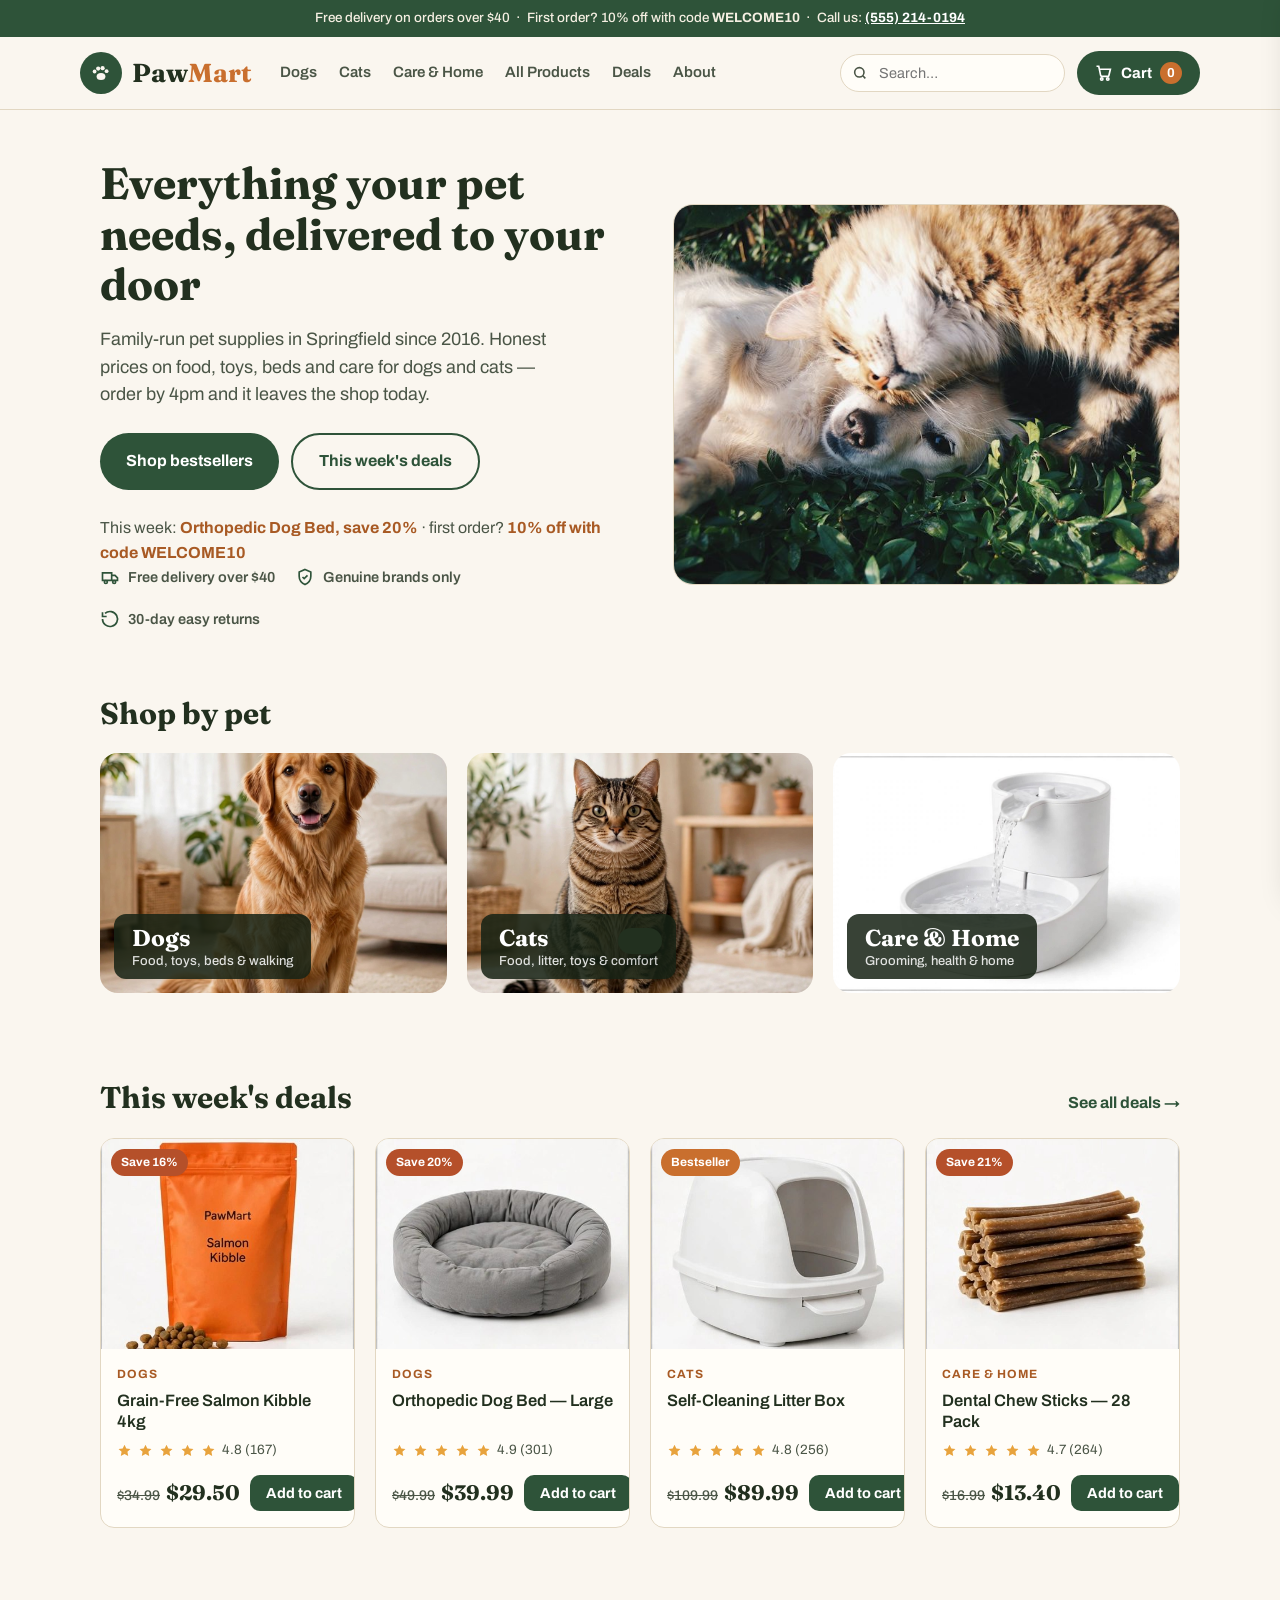
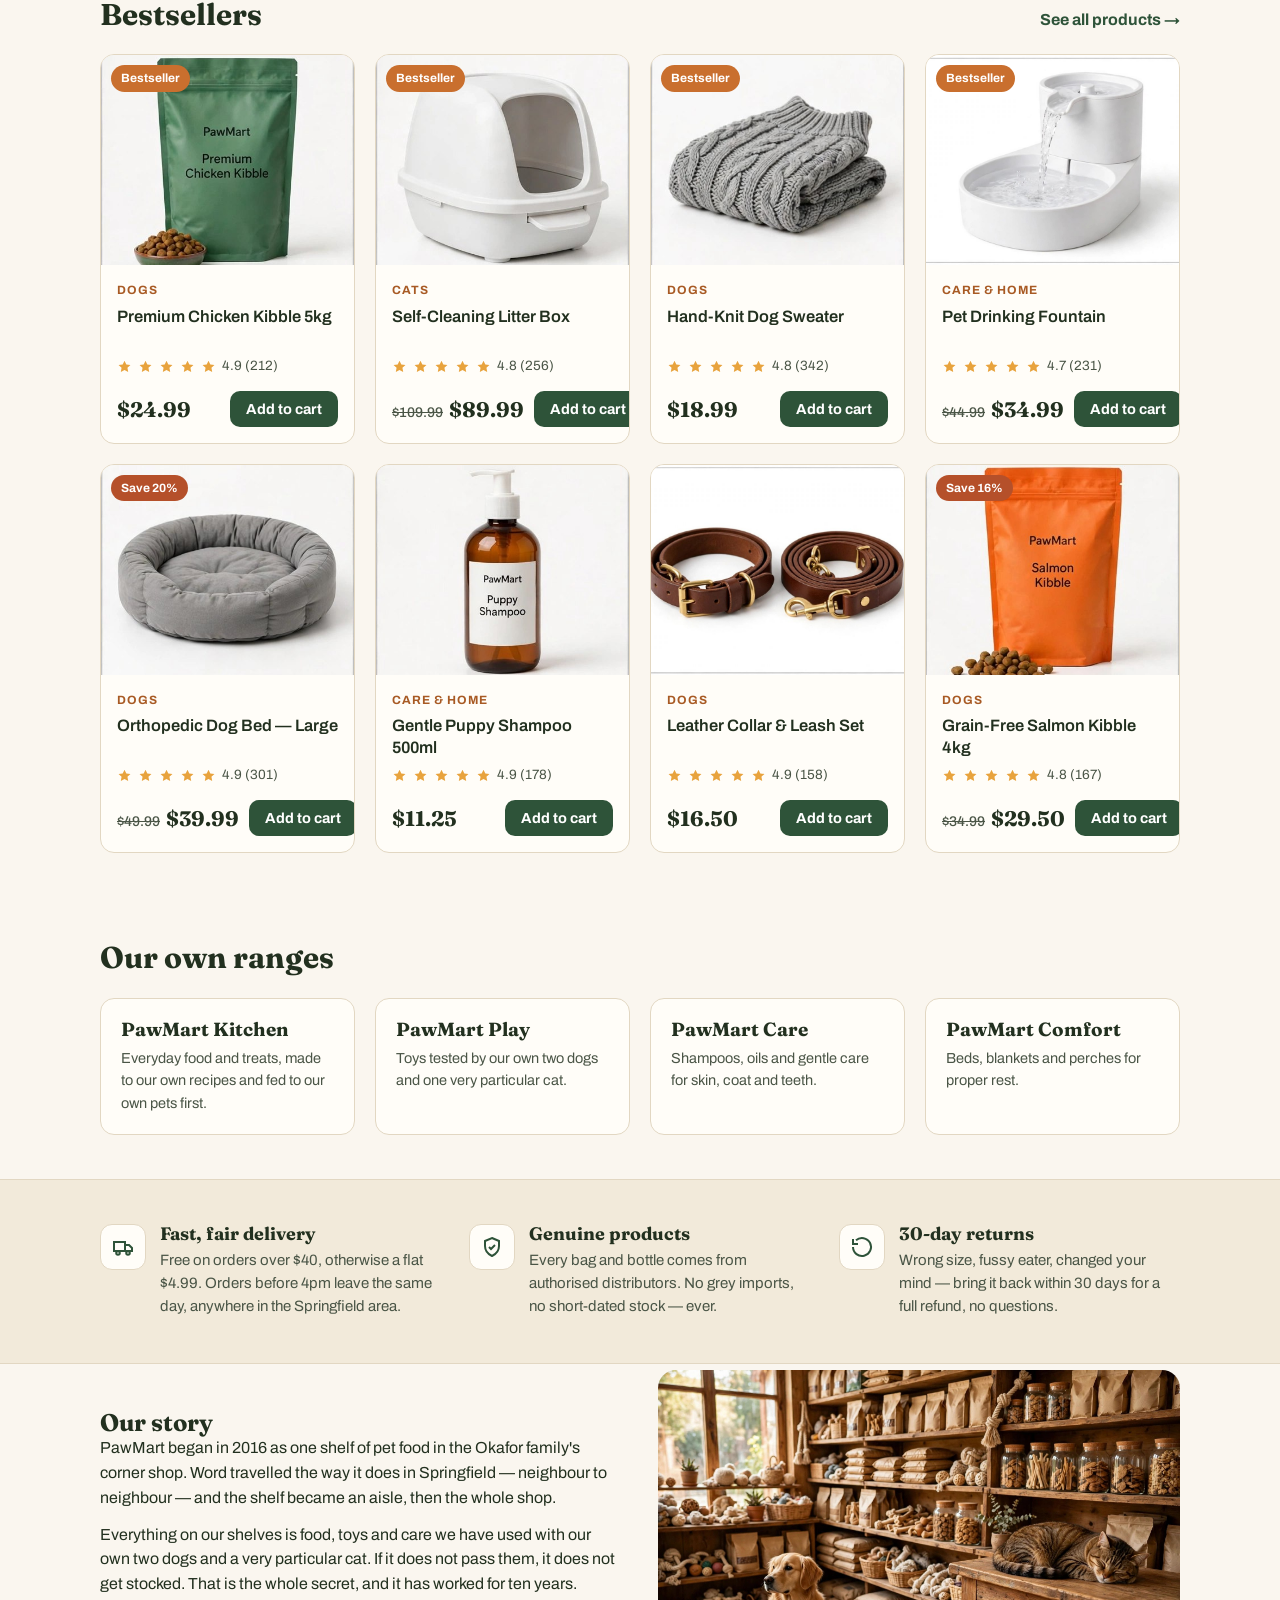
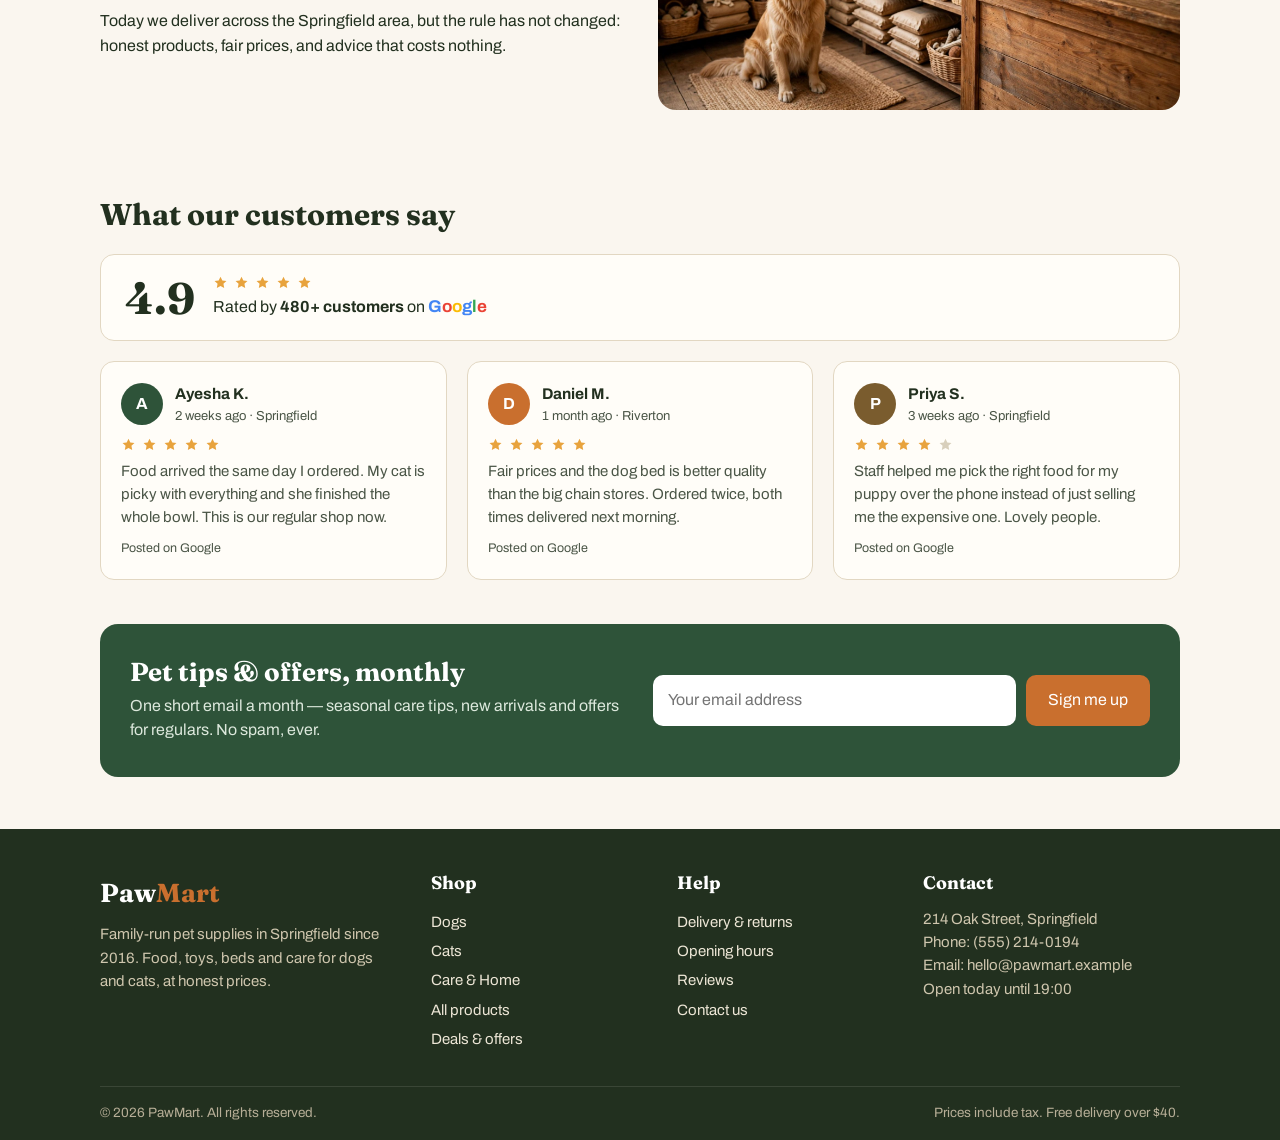
<file: index.html>
<!DOCTYPE html>
<html lang="en">
<head>
<meta charset="UTF-8">
<meta name="viewport" content="width=device-width, initial-scale=1.0">

<meta name="description" content="PawMart is Springfield's family-run pet supplies shop. Dog and cat food, toys, beds and care — free delivery on orders over $40, same-day dispatch.">
<link rel="preconnect" href="https://fonts.googleapis.com">
<link rel="preconnect" href="https://fonts.gstatic.com" crossorigin>
<link href="https://fonts.googleapis.com/css2?family=Fraunces:wght@600;700&family=Archivo:wght@400;500;600;700&display=swap" rel="stylesheet">


<link rel="stylesheet" href="style.css">
<title>PawMart — Pet Supplies in Springfield | Food, Toys, Beds &amp; Care</title>
</head>
<body>
<div class="topbar">Free delivery on orders over $40 &nbsp;·&nbsp; First order? 10% off with code <b>WELCOME10</b> &nbsp;·&nbsp; Call us: <a href="tel:+15552140194" style="color:#fff;font-weight:700">(555) 214-0194</a></div>

<header>
  <div class="wrap head-in">
    <a class="logo" href="index.html" aria-label="PawMart home">
      <span class="logo-badge" aria-hidden="true"><svg width="24" height="24" viewBox="0 0 24 24" fill="#FAF6EF"><ellipse cx="12" cy="15.5" rx="4.4" ry="3.6"/><circle cx="5.6" cy="10.5" r="1.9"/><circle cx="9.2" cy="7.6" r="2.1"/><circle cx="13.6" cy="7.2" r="2.1"/><circle cx="17.6" cy="10.2" r="1.9"/></svg></span>
      <span class="logo-name">Paw<span>Mart</span></span>
    </a>
    <nav class="main" aria-label="Main">
      <a href="dogs.html">Dogs</a><a href="cats.html">Cats</a><a href="care.html">Care &amp; Home</a><a href="shop.html">All Products</a><a href="deals.html">Deals</a><a href="about.html">About</a>
    </nav>
    <div class="head-tools">
      <form class="searchbox" action="shop.html" method="get" role="search">
        <svg width="16" height="16" viewBox="0 0 24 24" fill="none" stroke="#4A5546" stroke-width="2.4"><circle cx="11" cy="11" r="7"/><path d="M20 20l-3.8-3.8"/></svg>
        <input name="q" type="search" placeholder="Search…" aria-label="Search products">
      </form>
      <button class="cartbtn" id="openCart" aria-label="Open cart">
        <svg width="18" height="18" viewBox="0 0 24 24" fill="none" stroke="#fff" stroke-width="2.2"><circle cx="9" cy="20" r="1.6"/><circle cx="17" cy="20" r="1.6"/><path d="M2 3h3l2.6 12.4a1.5 1.5 0 0 0 1.5 1.1h7.9a1.5 1.5 0 0 0 1.5-1.2L20.5 7H6"/></svg>
        Cart <span class="cartcount" id="cartCount">0</span>
      </button>
    </div>
  </div>
</header>
<main>
  <!-- HERO -->
  <div class="hero">
    <div class="wrap hero-in">
      <div>
        <h1>Everything your pet needs, delivered to your door</h1>
        <p class="lead">Family-run pet supplies in Springfield since 2016. Honest prices on food, toys, beds and care for dogs and cats — order by 4pm and it leaves the shop today.</p>
        <div class="hero-cta">
          <a class="btn btn-leaf" href="shop.html">Shop bestsellers</a>
          <a class="btn btn-ghost" href="deals.html">This week's deals</a>
        </div>
        <p class="herodeal">This week: <strong>Orthopedic Dog Bed, save 20%</strong> · first order? <strong>10% off with code WELCOME10</strong></p>
        <div class="trustrow">
          <div><svg width="20" height="20" viewBox="0 0 24 24" fill="none" stroke="#2E5339" stroke-width="2"><path d="M3 7h11v9H3zM14 10h4l3 3v3h-7z"/><circle cx="7" cy="18" r="1.8"/><circle cx="17" cy="18" r="1.8"/></svg> Free delivery over $40</div>
          <div><svg width="20" height="20" viewBox="0 0 24 24" fill="none" stroke="#2E5339" stroke-width="2"><path d="M12 3l7 3v5c0 5-3.2 8.2-7 10-3.8-1.8-7-5-7-10V6z"/><path d="M9 12l2 2 4-4"/></svg> Genuine brands only</div>
          <div><svg width="20" height="20" viewBox="0 0 24 24" fill="none" stroke="#2E5339" stroke-width="2"><path d="M3 12a9 9 0 1 0 3-6.7M3 4v5h5"/></svg> 30-day easy returns</div>
        </div>
      </div>
      <div class="hero-photo">
        <img src="images/hero.jpg" alt="A dog and a cat resting together" onerror="imgFallback(this)">
      </div>
    </div>
  </div>

  <!-- SHOP BY PET -->
  <section style="padding-top:26px">
    <div class="wrap">
      <div class="sec-head"><h2 class="sec">Shop by pet</h2></div>
      <div class="pettiles">
        <a class="pet-tile" href="dogs.html"><img src="images/tile-dog.jpg" alt="A happy golden dog sitting at home" onerror="imgFallback(this)"><span class="pt-label">Dogs<em>Food, toys, beds &amp; walking</em></span></a>
        <a class="pet-tile" href="cats.html"><img src="images/tile-cat.jpg" alt="A tabby cat sitting at home" onerror="imgFallback(this)"><span class="pt-label">Cats<em>Food, litter, toys &amp; comfort</em></span></a>
        <a class="pet-tile" href="care.html"><img src="images/p15.jpg" alt="Pet drinking fountain" onerror="imgFallback(this)"><span class="pt-label">Care &amp; Home<em>Grooming, health &amp; home</em></span></a>
      </div>
    </div>
  </section>

  <!-- DEALS HOME -->
  <section>
    <div class="wrap">
      <div class="sec-head"><h2 class="sec">This week's deals</h2><a class="seclink" href="deals.html">See all deals →</a></div>
      <div class="grid" id="dealsGridHome"></div>
    </div>
  </section>

  <!-- FEATURED -->
  <section id="featured" style="padding-top:26px">
    <div class="wrap">
      <div class="sec-head"><h2 class="sec">Bestsellers</h2><a class="seclink" href="shop.html">See all products →</a></div>
      <div class="grid" id="featuredGrid"></div>
    </div>
  </section>

  <!-- RANGES -->
  <section>
    <div class="wrap">
      <div class="sec-head"><h2 class="sec">Our own ranges</h2></div>
      <div class="ranges-row">
        <div class="range"><h3>PawMart Kitchen</h3><p>Everyday food and treats, made to our own recipes and fed to our own pets first.</p></div>
        <div class="range"><h3>PawMart Play</h3><p>Toys tested by our own two dogs and one very particular cat.</p></div>
        <div class="range"><h3>PawMart Care</h3><p>Shampoos, oils and gentle care for skin, coat and teeth.</p></div>
        <div class="range"><h3>PawMart Comfort</h3><p>Beds, blankets and perches for proper rest.</p></div>
      </div>
    </div>
  </section>

<!-- INFO -->
  <section class="info">
    <div class="wrap info-grid">
      <div class="info-item">
        <div class="ic"><svg width="24" height="24" viewBox="0 0 24 24" fill="none" stroke="#2E5339" stroke-width="2"><path d="M3 7h11v9H3zM14 10h4l3 3v3h-7z"/><circle cx="7" cy="18" r="1.8"/><circle cx="17" cy="18" r="1.8"/></svg></div>
        <div><h3>Fast, fair delivery</h3><p>Free on orders over $40, otherwise a flat $4.99. Orders before 4pm leave the same day, anywhere in the Springfield area.</p></div>
      </div>
      <div class="info-item">
        <div class="ic"><svg width="24" height="24" viewBox="0 0 24 24" fill="none" stroke="#2E5339" stroke-width="2"><path d="M12 3l7 3v5c0 5-3.2 8.2-7 10-3.8-1.8-7-5-7-10V6z"/><path d="M9 12l2 2 4-4"/></svg></div>
        <div><h3>Genuine products</h3><p>Every bag and bottle comes from authorised distributors. No grey imports, no short-dated stock — ever.</p></div>
      </div>
      <div class="info-item">
        <div class="ic"><svg width="24" height="24" viewBox="0 0 24 24" fill="none" stroke="#2E5339" stroke-width="2"><path d="M3 12a9 9 0 1 0 3-6.7M3 4v5h5"/></svg></div>
        <div><h3>30-day returns</h3><p>Wrong size, fussy eater, changed your mind — bring it back within 30 days for a full refund, no questions.</p></div>
      </div>
    </div>
  </section>

  <!-- STORY -->
  <section id="story" style="padding-top:6px">
    <div class="wrap story-grid">
      <div>
        <h2 class="sec">Our story</h2>
        <p>PawMart began in 2016 as one shelf of pet food in the Okafor family's corner shop. Word travelled the way it does in Springfield — neighbour to neighbour — and the shelf became an aisle, then the whole shop.</p>
        <p>Everything on our shelves is food, toys and care we have used with our own two dogs and a very particular cat. If it does not pass them, it does not get stocked. That is the whole secret, and it has worked for ten years.</p>
        <p>Today we deliver across the Springfield area, but the rule has not changed: honest products, fair prices, and advice that costs nothing.</p>
      </div>
      <img src="images/story.jpg" alt="Inside the PawMart shop — shelves of pet food, our dog by the counter and the shop cat asleep on it" onerror="imgFallback(this)">
    </div>
  </section>


  <!-- REVIEWS -->
  <section id="reviews">
    <div class="wrap">
      <div class="sec-head"><h2>What our customers say</h2></div>
      <div class="rate-summary">
        <div class="rate-num" id="rateNum">4.9</div>
        <div>
          <div class="stars" data-stars="5" style="font-size:15px"></div>
          <div style="margin-top:4px">Rated by <strong>480+ customers</strong> on <span class="gword"><span class="g1">G</span><span class="g2">o</span><span class="g3">o</span><span class="g4">g</span><span class="g5">l</span><span class="g6">e</span></span></div>
        </div>
      </div>
      <div class="rev-grid">
        <article class="rev">
          <div class="rev-head"><div class="avatar">A</div><div><div class="rev-name">Ayesha K.</div><div class="rev-meta">2 weeks ago · Springfield</div></div></div>
          <div class="stars" data-stars="5"></div>
          <p style="margin-top:8px">Food arrived the same day I ordered. My cat is picky with everything and she finished the whole bowl. This is our regular shop now.</p>
          <div class="via">Posted on Google</div>
        </article>
        <article class="rev">
          <div class="rev-head"><div class="avatar c2">D</div><div><div class="rev-name">Daniel M.</div><div class="rev-meta">1 month ago · Riverton</div></div></div>
          <div class="stars" data-stars="5"></div>
          <p style="margin-top:8px">Fair prices and the dog bed is better quality than the big chain stores. Ordered twice, both times delivered next morning.</p>
          <div class="via">Posted on Google</div>
        </article>
        <article class="rev">
          <div class="rev-head"><div class="avatar c3">P</div><div><div class="rev-name">Priya S.</div><div class="rev-meta">3 weeks ago · Springfield</div></div></div>
          <div class="stars" data-stars="4"></div>
          <p style="margin-top:8px">Staff helped me pick the right food for my puppy over the phone instead of just selling me the expensive one. Lovely people.</p>
          <div class="via">Posted on Google</div>
        </article>
      </div>
    </div>
  </section>

  <!-- NEWSLETTER -->
  <div class="wrap" style="padding-bottom:44px">
    <div class="news">
      <div style="flex:1;min-width:240px">
        <h2 class="sec" style="margin-bottom:6px">Pet tips &amp; offers, monthly</h2>
        <p>One short email a month — seasonal care tips, new arrivals and offers for regulars. No spam, ever.</p>
      </div>
      <form id="newsForm" onsubmit="return newsSubmit(event)">
        <input type="email" id="newsEmail" placeholder="Your email address" aria-label="Email address for newsletter">
        <button type="submit">Sign me up</button>
      </form>
      <p id="newsMsg" style="flex:1 1 100%;color:#fff;font-weight:600;display:none;margin:0"></p>
    </div>
  </div>
</main>
<footer id="contact">
  <div class="wrap">
    <div class="foot-grid">
      <div>
        <div class="foot-logo">Paw<span>Mart</span></div>
        <p>Family-run pet supplies in Springfield since 2016. Food, toys, beds and care for dogs and cats, at honest prices.</p>
      </div>
      <div>
        <h3>Shop</h3>
        <a href="dogs.html">Dogs</a><a href="cats.html">Cats</a><a href="care.html">Care &amp; Home</a><a href="shop.html">All products</a><a href="deals.html">Deals &amp; offers</a>
      </div>
      <div>
        <h3>Help</h3>
        <a href="about.html#faq">Delivery &amp; returns</a><a href="about.html#visit">Opening hours</a><a href="index.html#reviews">Reviews</a><a href="about.html#visit">Contact us</a>
      </div>
      <div>
        <h3>Contact</h3>
        <p>214 Oak Street, Springfield<br>Phone: (555) 214-0194<br>Email: hello@pawmart.example<br>Open today until 19:00</p>
      </div>
    </div>
    <div class="foot-bottom"><span>© 2026 PawMart. All rights reserved.</span><span>Prices include tax. Free delivery over $40.</span></div>
  </div>
</footer>
<!-- CART DRAWER -->
<div class="overlay" id="overlay"></div>
<aside class="drawer" id="drawer" aria-label="Shopping cart">
  <div class="drawer-head"><h3>Your cart</h3><button class="xbtn" id="closeCart" aria-label="Close cart">×</button></div>
  <div class="drawer-items" id="drawerItems"></div>
  <div class="drawer-foot" id="drawerFoot">
    <div class="freebar"><div id="freeFill" style="width:0%"></div></div>
    <div class="freenote" id="freeNote"></div>
    <div class="trow"><span>Subtotal</span><span id="subTotal">$0.00</span></div>
    <div class="trow"><span>Delivery</span><span id="delTotal">—</span></div>
    <div class="trow total"><span>Total</span><span id="grandTotal">$0.00</span></div>
    <button class="checkoutbtn" id="goCheckout" style="margin-top:12px">Checkout</button>
  </div>
</aside>

<!-- CHECKOUT MODAL -->
<div class="modal" id="modal" role="dialog" aria-modal="true" aria-labelledby="coTitle">
  <div class="modal-box">
    <button class="xbtn" id="closeModal" aria-label="Close checkout" style="position:absolute;top:14px;right:16px">×</button>
    <div id="checkoutFormWrap">
      <h3 id="coTitle">Checkout</h3>
      <p class="sub">Delivery to Springfield and nearby towns. Pay cash on delivery or by card.</p>
      <div class="sumbox" id="sumBox"></div>
      <div class="promorow"><input id="promoIn" type="text" placeholder="Promo code" aria-label="Promo code"><button type="button" id="promoBtn">Apply</button></div><p class="promomsg" id="promoMsg"></p>
      <form id="coForm" novalidate>
        <div class="f-field" id="f-name"><label for="inName">Full name</label><input id="inName" type="text" autocomplete="name" placeholder="e.g. Sara Ahmed"><div class="err">Please enter your name.</div></div>
        <div class="f-field" id="f-phone"><label for="inPhone">Phone number</label><input id="inPhone" type="tel" autocomplete="tel" placeholder="e.g. 555 010 2233"><div class="err">Please enter a valid phone number.</div></div>
        <div class="f-field" id="f-addr"><label for="inAddr">Delivery address</label><input id="inAddr" type="text" autocomplete="street-address" placeholder="House, street, town"><div class="err">Please enter your delivery address.</div></div>
        <div class="f-field"><label>Payment</label>
          <div class="payrow">
            <button type="button" class="payopt sel" data-pay="Cash on delivery">Cash on delivery</button>
            <button type="button" class="payopt" data-pay="Card">Card</button>
          </div>
        </div>
        <button class="checkoutbtn" type="submit">Place order</button>
      </form>
    </div>
    <div id="successWrap" class="success" style="display:none">
      <div class="tick"><svg width="34" height="34" viewBox="0 0 24 24" fill="none" stroke="#fff" stroke-width="3"><path d="M4 12.5l5 5L20 6.5"/></svg></div>
      <h3>Order placed — thank you!</h3>
      <p>Your order number is</p>
      <div class="ordno" id="ordNo"></div>
      <p id="successDetail"></p>
      <button class="btn btn-leaf" id="successClose" style="margin-top:18px">Continue shopping</button>
    </div>
  </div>
</div>

<div class="toast" id="toast" role="status"></div>
<script src="shop.js"></script>
</body>
</html>
</file>
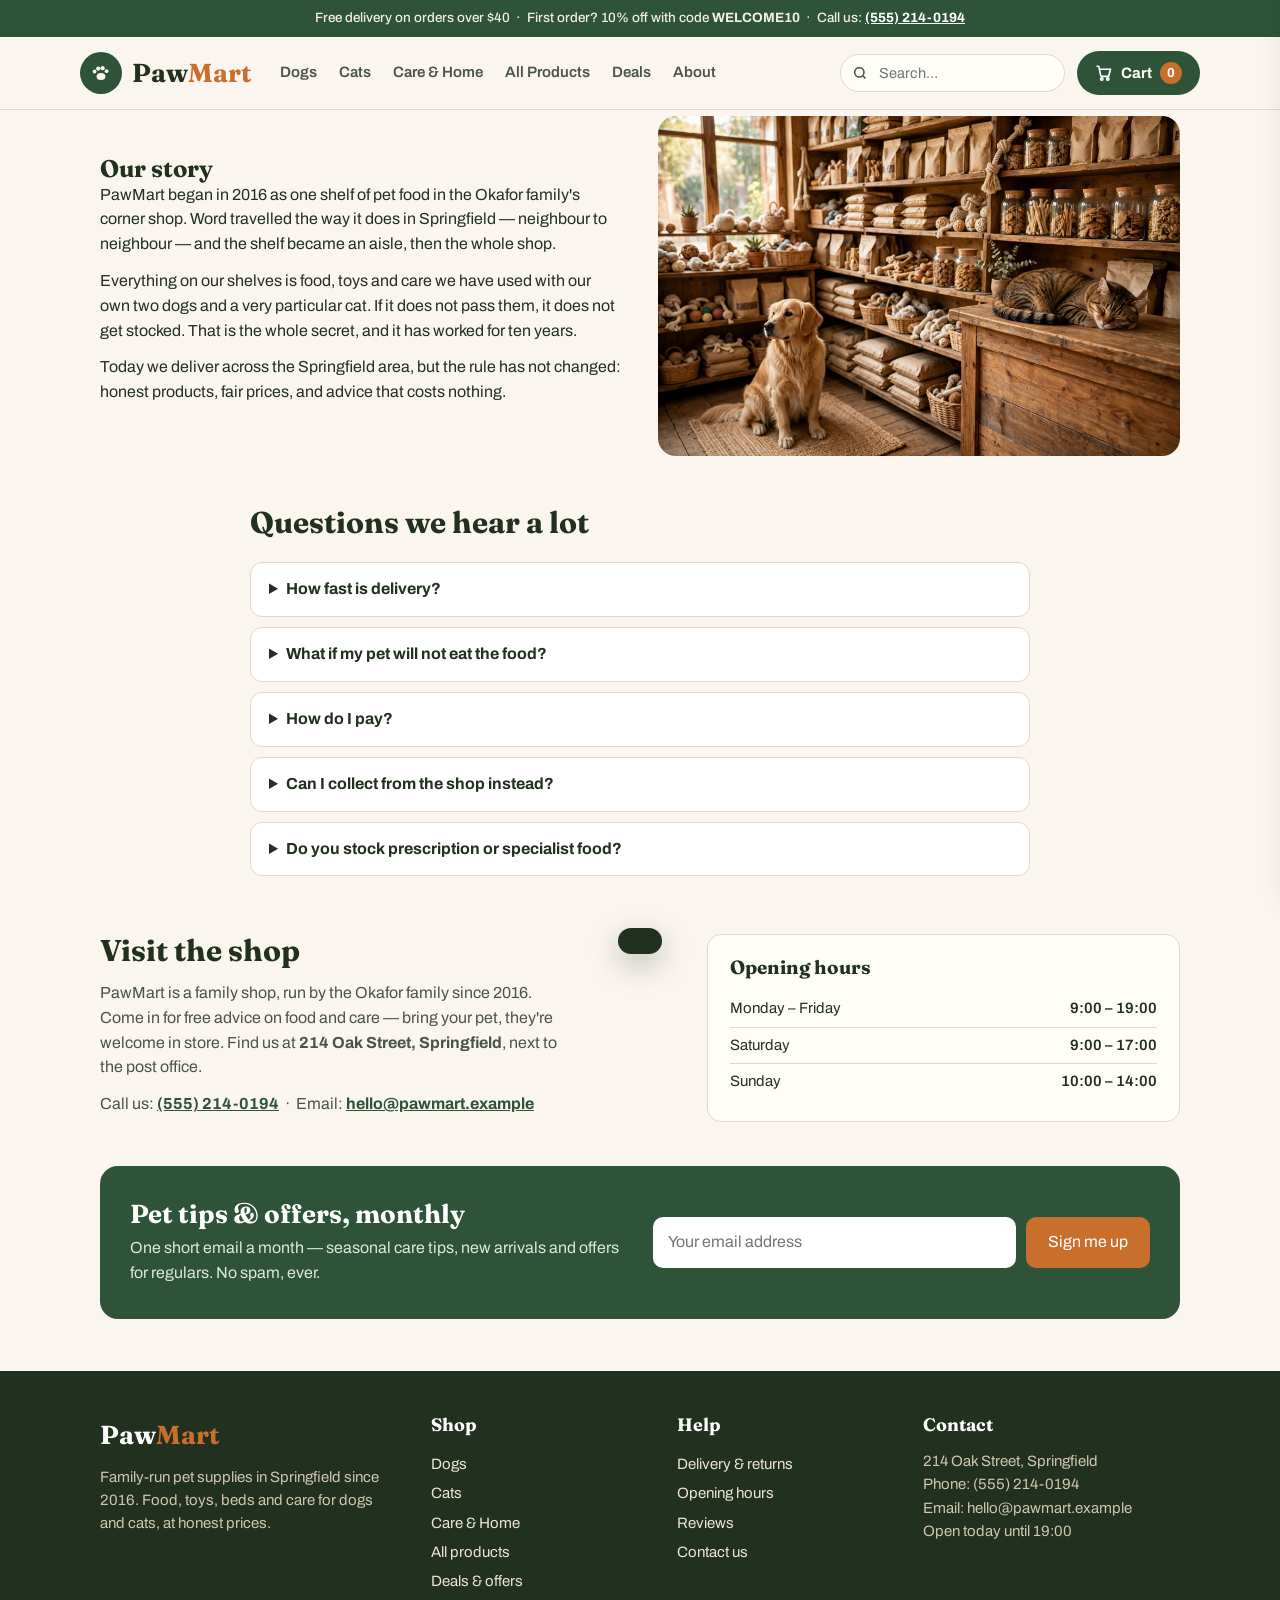
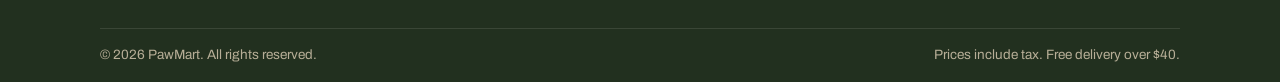
<file: about.html>
<!DOCTYPE html>
<html lang="en">
<head>
<meta charset="UTF-8">
<meta name="viewport" content="width=device-width, initial-scale=1.0">

<meta name="description" content="PawMart is Springfield's family-run pet supplies shop. Dog and cat food, toys, beds and care — free delivery on orders over $40, same-day dispatch.">
<link rel="preconnect" href="https://fonts.googleapis.com">
<link rel="preconnect" href="https://fonts.gstatic.com" crossorigin>
<link href="https://fonts.googleapis.com/css2?family=Fraunces:wght@600;700&family=Archivo:wght@400;500;600;700&display=swap" rel="stylesheet">


<link rel="stylesheet" href="style.css">
<title>About — PawMart | Our Story, FAQ &amp; Opening Hours</title>
</head>
<body>
<div class="topbar">Free delivery on orders over $40 &nbsp;·&nbsp; First order? 10% off with code <b>WELCOME10</b> &nbsp;·&nbsp; Call us: <a href="tel:+15552140194" style="color:#fff;font-weight:700">(555) 214-0194</a></div>

<header>
  <div class="wrap head-in">
    <a class="logo" href="index.html" aria-label="PawMart home">
      <span class="logo-badge" aria-hidden="true"><svg width="24" height="24" viewBox="0 0 24 24" fill="#FAF6EF"><ellipse cx="12" cy="15.5" rx="4.4" ry="3.6"/><circle cx="5.6" cy="10.5" r="1.9"/><circle cx="9.2" cy="7.6" r="2.1"/><circle cx="13.6" cy="7.2" r="2.1"/><circle cx="17.6" cy="10.2" r="1.9"/></svg></span>
      <span class="logo-name">Paw<span>Mart</span></span>
    </a>
    <nav class="main" aria-label="Main">
      <a href="dogs.html">Dogs</a><a href="cats.html">Cats</a><a href="care.html">Care &amp; Home</a><a href="shop.html">All Products</a><a href="deals.html">Deals</a><a href="about.html">About</a>
    </nav>
    <div class="head-tools">
      <form class="searchbox" action="shop.html" method="get" role="search">
        <svg width="16" height="16" viewBox="0 0 24 24" fill="none" stroke="#4A5546" stroke-width="2.4"><circle cx="11" cy="11" r="7"/><path d="M20 20l-3.8-3.8"/></svg>
        <input name="q" type="search" placeholder="Search…" aria-label="Search products">
      </form>
      <button class="cartbtn" id="openCart" aria-label="Open cart">
        <svg width="18" height="18" viewBox="0 0 24 24" fill="none" stroke="#fff" stroke-width="2.2"><circle cx="9" cy="20" r="1.6"/><circle cx="17" cy="20" r="1.6"/><path d="M2 3h3l2.6 12.4a1.5 1.5 0 0 0 1.5 1.1h7.9a1.5 1.5 0 0 0 1.5-1.2L20.5 7H6"/></svg>
        Cart <span class="cartcount" id="cartCount">0</span>
      </button>
    </div>
  </div>
</header>
<main>
  <!-- STORY -->
  <section id="story" style="padding-top:6px">
    <div class="wrap story-grid">
      <div>
        <h2 class="sec">Our story</h2>
        <p>PawMart began in 2016 as one shelf of pet food in the Okafor family's corner shop. Word travelled the way it does in Springfield — neighbour to neighbour — and the shelf became an aisle, then the whole shop.</p>
        <p>Everything on our shelves is food, toys and care we have used with our own two dogs and a very particular cat. If it does not pass them, it does not get stocked. That is the whole secret, and it has worked for ten years.</p>
        <p>Today we deliver across the Springfield area, but the rule has not changed: honest products, fair prices, and advice that costs nothing.</p>
      </div>
      <img src="images/story.jpg" alt="Inside the PawMart shop — shelves of pet food, our dog by the counter and the shop cat asleep on it" onerror="imgFallback(this)">
    </div>
  </section>


  <!-- FAQ -->
  <section id="faq" class="faq" style="padding-top:6px">
    <div class="wrap" style="max-width:820px">
      <div class="sec-head"><h2 class="sec">Questions we hear a lot</h2></div>
      <details><summary>How fast is delivery?</summary><p>Order before 4pm and it leaves the shop the same day, anywhere in the Springfield area. Most orders arrive the same evening or the next morning. Delivery is a flat $4.99, and free on orders over $40.</p></details>
      <details><summary>What if my pet will not eat the food?</summary><p>Bring it back within 30 days — opened or not — for a full refund or a swap. Fussy eaters are a fact of life; you should not be the one paying for them.</p></details>
      <details><summary>How do I pay?</summary><p>Cash on delivery, or card at checkout. Whichever suits you — there is no extra charge for either.</p></details>
      <details><summary>Can I collect from the shop instead?</summary><p>Of course. Order as usual, choose to collect, and we will have it bagged at the counter at 214 Oak Street. We are open until 7pm on weekdays.</p></details>
      <details><summary>Do you stock prescription or specialist food?</summary><p>We keep the common specialist lines in store. If your vet has named a specific one, call us on (555) 214-0194 and we will order it in — usually within two days.</p></details>
    </div>
  </section>

  <!-- VISIT -->
  <section id="visit" class="visit" style="padding-top:4px">
    <div class="wrap visit-in">
      <div>
        <h2>Visit the shop</h2>
        <p>PawMart is a family shop, run by the Okafor family since 2016. Come in for free advice on food and care — bring your pet, they're welcome in store. Find us at <strong>214 Oak Street, Springfield</strong>, next to the post office.</p>
        <p style="margin-top:12px">Call us: <a href="tel:+15552140194" style="font-weight:700;color:var(--leaf)">(555) 214-0194</a> &nbsp;·&nbsp; Email: <a href="mailto:hello@pawmart.example" style="font-weight:700;color:var(--leaf)">hello@pawmart.example</a></p>
      </div>
      <div class="hours">
        <h3>Opening hours</h3>
        <table>
          <tr><td>Monday – Friday</td><td>9:00 – 19:00</td></tr>
          <tr><td>Saturday</td><td>9:00 – 17:00</td></tr>
          <tr><td>Sunday</td><td>10:00 – 14:00</td></tr>
        </table>
      </div>
    </div>
  </section>
  <!-- NEWSLETTER -->
  <div class="wrap" style="padding-bottom:44px">
    <div class="news">
      <div style="flex:1;min-width:240px">
        <h2 class="sec" style="margin-bottom:6px">Pet tips &amp; offers, monthly</h2>
        <p>One short email a month — seasonal care tips, new arrivals and offers for regulars. No spam, ever.</p>
      </div>
      <form id="newsForm" onsubmit="return newsSubmit(event)">
        <input type="email" id="newsEmail" placeholder="Your email address" aria-label="Email address for newsletter">
        <button type="submit">Sign me up</button>
      </form>
      <p id="newsMsg" style="flex:1 1 100%;color:#fff;font-weight:600;display:none;margin:0"></p>
    </div>
  </div>
</main>
<footer id="contact">
  <div class="wrap">
    <div class="foot-grid">
      <div>
        <div class="foot-logo">Paw<span>Mart</span></div>
        <p>Family-run pet supplies in Springfield since 2016. Food, toys, beds and care for dogs and cats, at honest prices.</p>
      </div>
      <div>
        <h3>Shop</h3>
        <a href="dogs.html">Dogs</a><a href="cats.html">Cats</a><a href="care.html">Care &amp; Home</a><a href="shop.html">All products</a><a href="deals.html">Deals &amp; offers</a>
      </div>
      <div>
        <h3>Help</h3>
        <a href="about.html#faq">Delivery &amp; returns</a><a href="about.html#visit">Opening hours</a><a href="index.html#reviews">Reviews</a><a href="about.html#visit">Contact us</a>
      </div>
      <div>
        <h3>Contact</h3>
        <p>214 Oak Street, Springfield<br>Phone: (555) 214-0194<br>Email: hello@pawmart.example<br>Open today until 19:00</p>
      </div>
    </div>
    <div class="foot-bottom"><span>© 2026 PawMart. All rights reserved.</span><span>Prices include tax. Free delivery over $40.</span></div>
  </div>
</footer>
<!-- CART DRAWER -->
<div class="overlay" id="overlay"></div>
<aside class="drawer" id="drawer" aria-label="Shopping cart">
  <div class="drawer-head"><h3>Your cart</h3><button class="xbtn" id="closeCart" aria-label="Close cart">×</button></div>
  <div class="drawer-items" id="drawerItems"></div>
  <div class="drawer-foot" id="drawerFoot">
    <div class="freebar"><div id="freeFill" style="width:0%"></div></div>
    <div class="freenote" id="freeNote"></div>
    <div class="trow"><span>Subtotal</span><span id="subTotal">$0.00</span></div>
    <div class="trow"><span>Delivery</span><span id="delTotal">—</span></div>
    <div class="trow total"><span>Total</span><span id="grandTotal">$0.00</span></div>
    <button class="checkoutbtn" id="goCheckout" style="margin-top:12px">Checkout</button>
  </div>
</aside>

<!-- CHECKOUT MODAL -->
<div class="modal" id="modal" role="dialog" aria-modal="true" aria-labelledby="coTitle">
  <div class="modal-box">
    <button class="xbtn" id="closeModal" aria-label="Close checkout" style="position:absolute;top:14px;right:16px">×</button>
    <div id="checkoutFormWrap">
      <h3 id="coTitle">Checkout</h3>
      <p class="sub">Delivery to Springfield and nearby towns. Pay cash on delivery or by card.</p>
      <div class="sumbox" id="sumBox"></div>
      <div class="promorow"><input id="promoIn" type="text" placeholder="Promo code" aria-label="Promo code"><button type="button" id="promoBtn">Apply</button></div><p class="promomsg" id="promoMsg"></p>
      <form id="coForm" novalidate>
        <div class="f-field" id="f-name"><label for="inName">Full name</label><input id="inName" type="text" autocomplete="name" placeholder="e.g. Sara Ahmed"><div class="err">Please enter your name.</div></div>
        <div class="f-field" id="f-phone"><label for="inPhone">Phone number</label><input id="inPhone" type="tel" autocomplete="tel" placeholder="e.g. 555 010 2233"><div class="err">Please enter a valid phone number.</div></div>
        <div class="f-field" id="f-addr"><label for="inAddr">Delivery address</label><input id="inAddr" type="text" autocomplete="street-address" placeholder="House, street, town"><div class="err">Please enter your delivery address.</div></div>
        <div class="f-field"><label>Payment</label>
          <div class="payrow">
            <button type="button" class="payopt sel" data-pay="Cash on delivery">Cash on delivery</button>
            <button type="button" class="payopt" data-pay="Card">Card</button>
          </div>
        </div>
        <button class="checkoutbtn" type="submit">Place order</button>
      </form>
    </div>
    <div id="successWrap" class="success" style="display:none">
      <div class="tick"><svg width="34" height="34" viewBox="0 0 24 24" fill="none" stroke="#fff" stroke-width="3"><path d="M4 12.5l5 5L20 6.5"/></svg></div>
      <h3>Order placed — thank you!</h3>
      <p>Your order number is</p>
      <div class="ordno" id="ordNo"></div>
      <p id="successDetail"></p>
      <button class="btn btn-leaf" id="successClose" style="margin-top:18px">Continue shopping</button>
    </div>
  </div>
</div>

<div class="toast" id="toast" role="status"></div>
<script src="shop.js"></script>
</body>
</html>
</file>
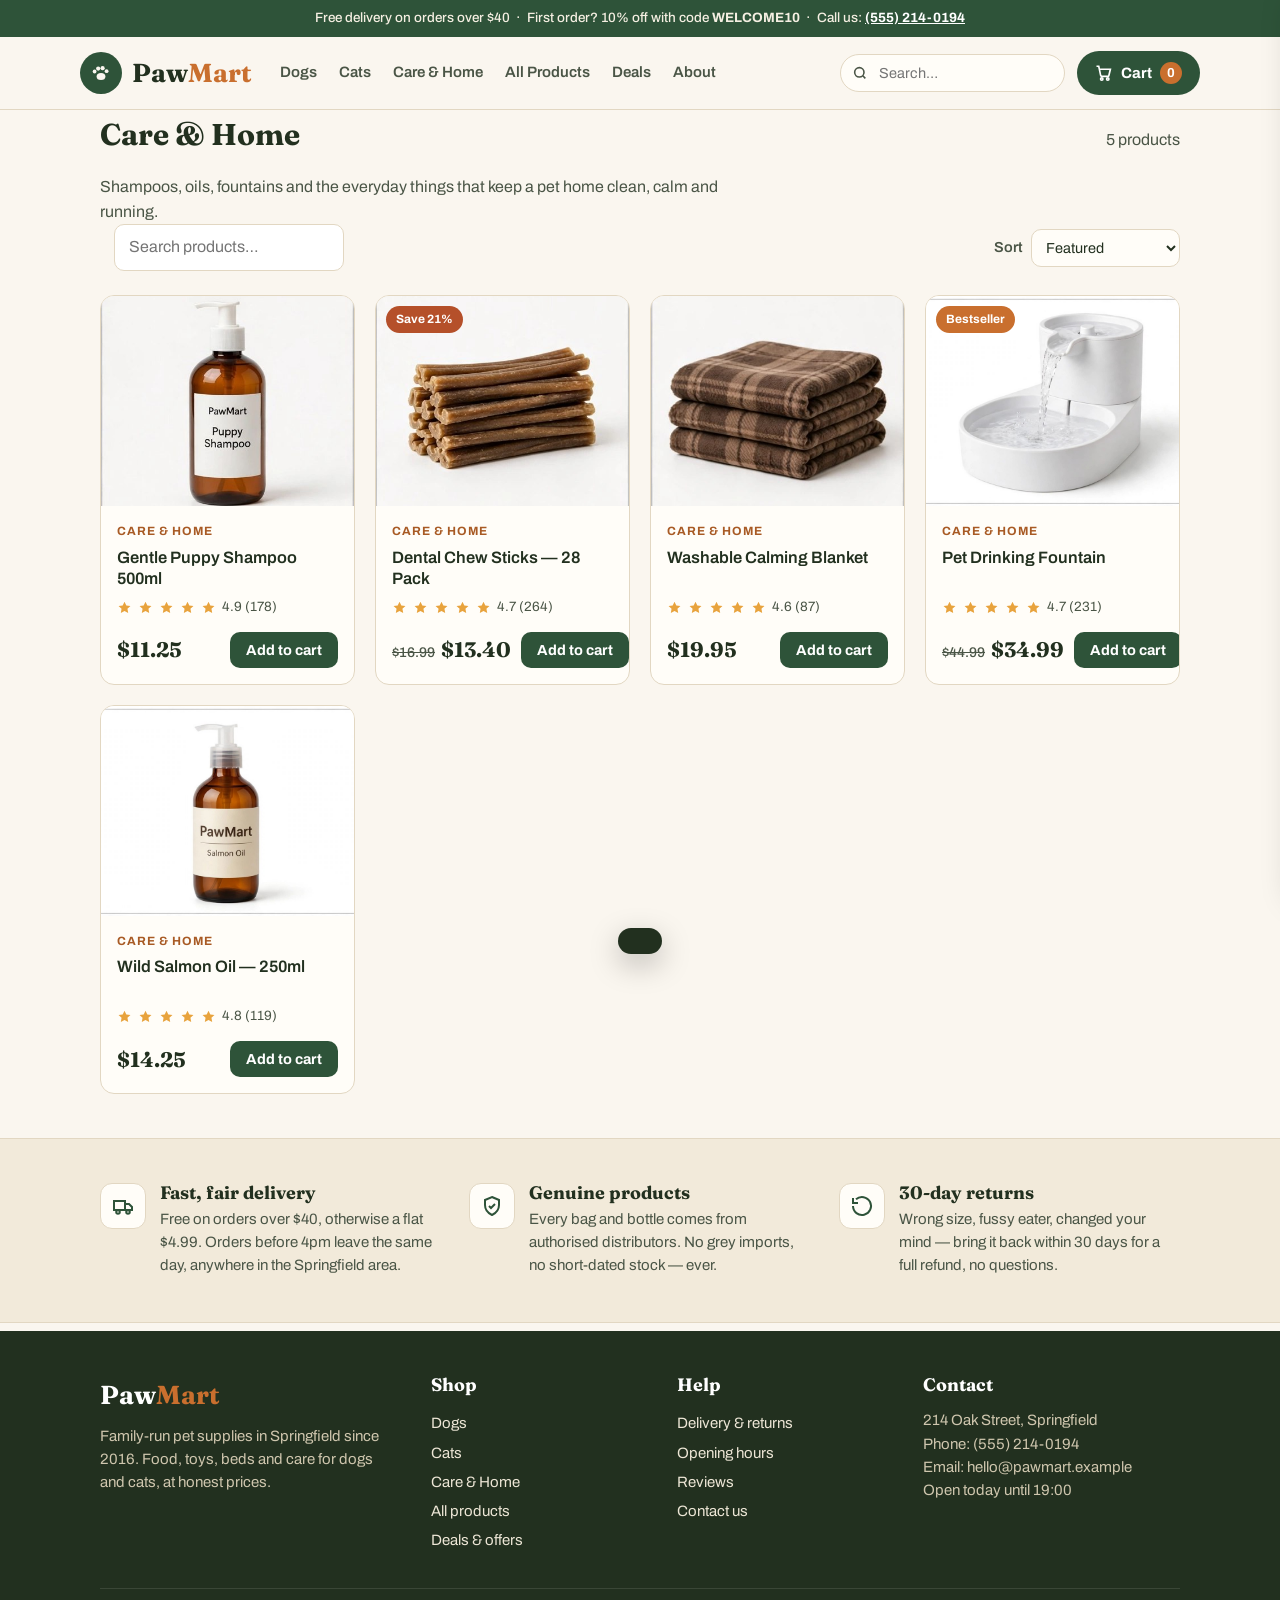
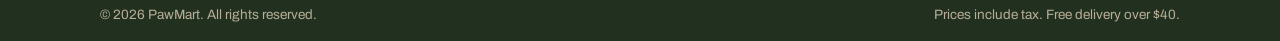
<file: care.html>
<!DOCTYPE html>
<html lang="en">
<head>
<meta charset="UTF-8">
<meta name="viewport" content="width=device-width, initial-scale=1.0">

<meta name="description" content="PawMart is Springfield's family-run pet supplies shop. Dog and cat food, toys, beds and care — free delivery on orders over $40, same-day dispatch.">
<link rel="preconnect" href="https://fonts.googleapis.com">
<link rel="preconnect" href="https://fonts.gstatic.com" crossorigin>
<link href="https://fonts.googleapis.com/css2?family=Fraunces:wght@600;700&family=Archivo:wght@400;500;600;700&display=swap" rel="stylesheet">


<link rel="stylesheet" href="style.css">
<title>Care &amp; Home — PawMart | Grooming, Health &amp; Home</title>
</head>
<body data-shopcat="care">
<div class="topbar">Free delivery on orders over $40 &nbsp;·&nbsp; First order? 10% off with code <b>WELCOME10</b> &nbsp;·&nbsp; Call us: <a href="tel:+15552140194" style="color:#fff;font-weight:700">(555) 214-0194</a></div>

<header>
  <div class="wrap head-in">
    <a class="logo" href="index.html" aria-label="PawMart home">
      <span class="logo-badge" aria-hidden="true"><svg width="24" height="24" viewBox="0 0 24 24" fill="#FAF6EF"><ellipse cx="12" cy="15.5" rx="4.4" ry="3.6"/><circle cx="5.6" cy="10.5" r="1.9"/><circle cx="9.2" cy="7.6" r="2.1"/><circle cx="13.6" cy="7.2" r="2.1"/><circle cx="17.6" cy="10.2" r="1.9"/></svg></span>
      <span class="logo-name">Paw<span>Mart</span></span>
    </a>
    <nav class="main" aria-label="Main">
      <a href="dogs.html">Dogs</a><a href="cats.html">Cats</a><a href="care.html">Care &amp; Home</a><a href="shop.html">All Products</a><a href="deals.html">Deals</a><a href="about.html">About</a>
    </nav>
    <div class="head-tools">
      <form class="searchbox" action="shop.html" method="get" role="search">
        <svg width="16" height="16" viewBox="0 0 24 24" fill="none" stroke="#4A5546" stroke-width="2.4"><circle cx="11" cy="11" r="7"/><path d="M20 20l-3.8-3.8"/></svg>
        <input name="q" type="search" placeholder="Search…" aria-label="Search products">
      </form>
      <button class="cartbtn" id="openCart" aria-label="Open cart">
        <svg width="18" height="18" viewBox="0 0 24 24" fill="none" stroke="#fff" stroke-width="2.2"><circle cx="9" cy="20" r="1.6"/><circle cx="17" cy="20" r="1.6"/><path d="M2 3h3l2.6 12.4a1.5 1.5 0 0 0 1.5 1.1h7.9a1.5 1.5 0 0 0 1.5-1.2L20.5 7H6"/></svg>
        Cart <span class="cartcount" id="cartCount">0</span>
      </button>
    </div>
  </div>
</header>
<main>
  <!-- SHOP -->
  <section id="shop" style="padding-top:8px">
    <div class="wrap">
      <div class="sec-head">
        <h2>Care &amp; Home</h2>
        <p id="resultCount" aria-live="polite"></p>
      </div>
      <p class="catintro">Shampoos, oils, fountains and the everyday things that keep a pet home clean, calm and running.</p>
      <div class="filters" role="group" aria-label="Filter by category">
        <button class="pill active" data-filter="all">All</button>
        <button class="pill" data-filter="dogs">Dogs</button>
        <button class="pill" data-filter="cats">Cats</button>
        <button class="pill" data-filter="care">Care &amp; Home</button>
        <input id="search" type="search" class="shopsearch" placeholder="Search products…" aria-label="Search products">
        <div class="sortbox">
          <label for="sort">Sort</label>
          <select id="sort">
            <option value="featured">Featured</option>
            <option value="low">Price: low to high</option>
            <option value="high">Price: high to low</option>
            <option value="rating">Top rated</option>
          </select>
        </div>
      </div>
      <div class="grid" id="grid"></div>
    </div>
  </section>

<!-- INFO -->
  <section class="info">
    <div class="wrap info-grid">
      <div class="info-item">
        <div class="ic"><svg width="24" height="24" viewBox="0 0 24 24" fill="none" stroke="#2E5339" stroke-width="2"><path d="M3 7h11v9H3zM14 10h4l3 3v3h-7z"/><circle cx="7" cy="18" r="1.8"/><circle cx="17" cy="18" r="1.8"/></svg></div>
        <div><h3>Fast, fair delivery</h3><p>Free on orders over $40, otherwise a flat $4.99. Orders before 4pm leave the same day, anywhere in the Springfield area.</p></div>
      </div>
      <div class="info-item">
        <div class="ic"><svg width="24" height="24" viewBox="0 0 24 24" fill="none" stroke="#2E5339" stroke-width="2"><path d="M12 3l7 3v5c0 5-3.2 8.2-7 10-3.8-1.8-7-5-7-10V6z"/><path d="M9 12l2 2 4-4"/></svg></div>
        <div><h3>Genuine products</h3><p>Every bag and bottle comes from authorised distributors. No grey imports, no short-dated stock — ever.</p></div>
      </div>
      <div class="info-item">
        <div class="ic"><svg width="24" height="24" viewBox="0 0 24 24" fill="none" stroke="#2E5339" stroke-width="2"><path d="M3 12a9 9 0 1 0 3-6.7M3 4v5h5"/></svg></div>
        <div><h3>30-day returns</h3><p>Wrong size, fussy eater, changed your mind — bring it back within 30 days for a full refund, no questions.</p></div>
      </div>
    </div>
  </section>

</main>
<footer id="contact">
  <div class="wrap">
    <div class="foot-grid">
      <div>
        <div class="foot-logo">Paw<span>Mart</span></div>
        <p>Family-run pet supplies in Springfield since 2016. Food, toys, beds and care for dogs and cats, at honest prices.</p>
      </div>
      <div>
        <h3>Shop</h3>
        <a href="dogs.html">Dogs</a><a href="cats.html">Cats</a><a href="care.html">Care &amp; Home</a><a href="shop.html">All products</a><a href="deals.html">Deals &amp; offers</a>
      </div>
      <div>
        <h3>Help</h3>
        <a href="about.html#faq">Delivery &amp; returns</a><a href="about.html#visit">Opening hours</a><a href="index.html#reviews">Reviews</a><a href="about.html#visit">Contact us</a>
      </div>
      <div>
        <h3>Contact</h3>
        <p>214 Oak Street, Springfield<br>Phone: (555) 214-0194<br>Email: hello@pawmart.example<br>Open today until 19:00</p>
      </div>
    </div>
    <div class="foot-bottom"><span>© 2026 PawMart. All rights reserved.</span><span>Prices include tax. Free delivery over $40.</span></div>
  </div>
</footer>
<!-- CART DRAWER -->
<div class="overlay" id="overlay"></div>
<aside class="drawer" id="drawer" aria-label="Shopping cart">
  <div class="drawer-head"><h3>Your cart</h3><button class="xbtn" id="closeCart" aria-label="Close cart">×</button></div>
  <div class="drawer-items" id="drawerItems"></div>
  <div class="drawer-foot" id="drawerFoot">
    <div class="freebar"><div id="freeFill" style="width:0%"></div></div>
    <div class="freenote" id="freeNote"></div>
    <div class="trow"><span>Subtotal</span><span id="subTotal">$0.00</span></div>
    <div class="trow"><span>Delivery</span><span id="delTotal">—</span></div>
    <div class="trow total"><span>Total</span><span id="grandTotal">$0.00</span></div>
    <button class="checkoutbtn" id="goCheckout" style="margin-top:12px">Checkout</button>
  </div>
</aside>

<!-- CHECKOUT MODAL -->
<div class="modal" id="modal" role="dialog" aria-modal="true" aria-labelledby="coTitle">
  <div class="modal-box">
    <button class="xbtn" id="closeModal" aria-label="Close checkout" style="position:absolute;top:14px;right:16px">×</button>
    <div id="checkoutFormWrap">
      <h3 id="coTitle">Checkout</h3>
      <p class="sub">Delivery to Springfield and nearby towns. Pay cash on delivery or by card.</p>
      <div class="sumbox" id="sumBox"></div>
      <div class="promorow"><input id="promoIn" type="text" placeholder="Promo code" aria-label="Promo code"><button type="button" id="promoBtn">Apply</button></div><p class="promomsg" id="promoMsg"></p>
      <form id="coForm" novalidate>
        <div class="f-field" id="f-name"><label for="inName">Full name</label><input id="inName" type="text" autocomplete="name" placeholder="e.g. Sara Ahmed"><div class="err">Please enter your name.</div></div>
        <div class="f-field" id="f-phone"><label for="inPhone">Phone number</label><input id="inPhone" type="tel" autocomplete="tel" placeholder="e.g. 555 010 2233"><div class="err">Please enter a valid phone number.</div></div>
        <div class="f-field" id="f-addr"><label for="inAddr">Delivery address</label><input id="inAddr" type="text" autocomplete="street-address" placeholder="House, street, town"><div class="err">Please enter your delivery address.</div></div>
        <div class="f-field"><label>Payment</label>
          <div class="payrow">
            <button type="button" class="payopt sel" data-pay="Cash on delivery">Cash on delivery</button>
            <button type="button" class="payopt" data-pay="Card">Card</button>
          </div>
        </div>
        <button class="checkoutbtn" type="submit">Place order</button>
      </form>
    </div>
    <div id="successWrap" class="success" style="display:none">
      <div class="tick"><svg width="34" height="34" viewBox="0 0 24 24" fill="none" stroke="#fff" stroke-width="3"><path d="M4 12.5l5 5L20 6.5"/></svg></div>
      <h3>Order placed — thank you!</h3>
      <p>Your order number is</p>
      <div class="ordno" id="ordNo"></div>
      <p id="successDetail"></p>
      <button class="btn btn-leaf" id="successClose" style="margin-top:18px">Continue shopping</button>
    </div>
  </div>
</div>

<div class="toast" id="toast" role="status"></div>
<script src="shop.js"></script>
</body>
</html>
</file>
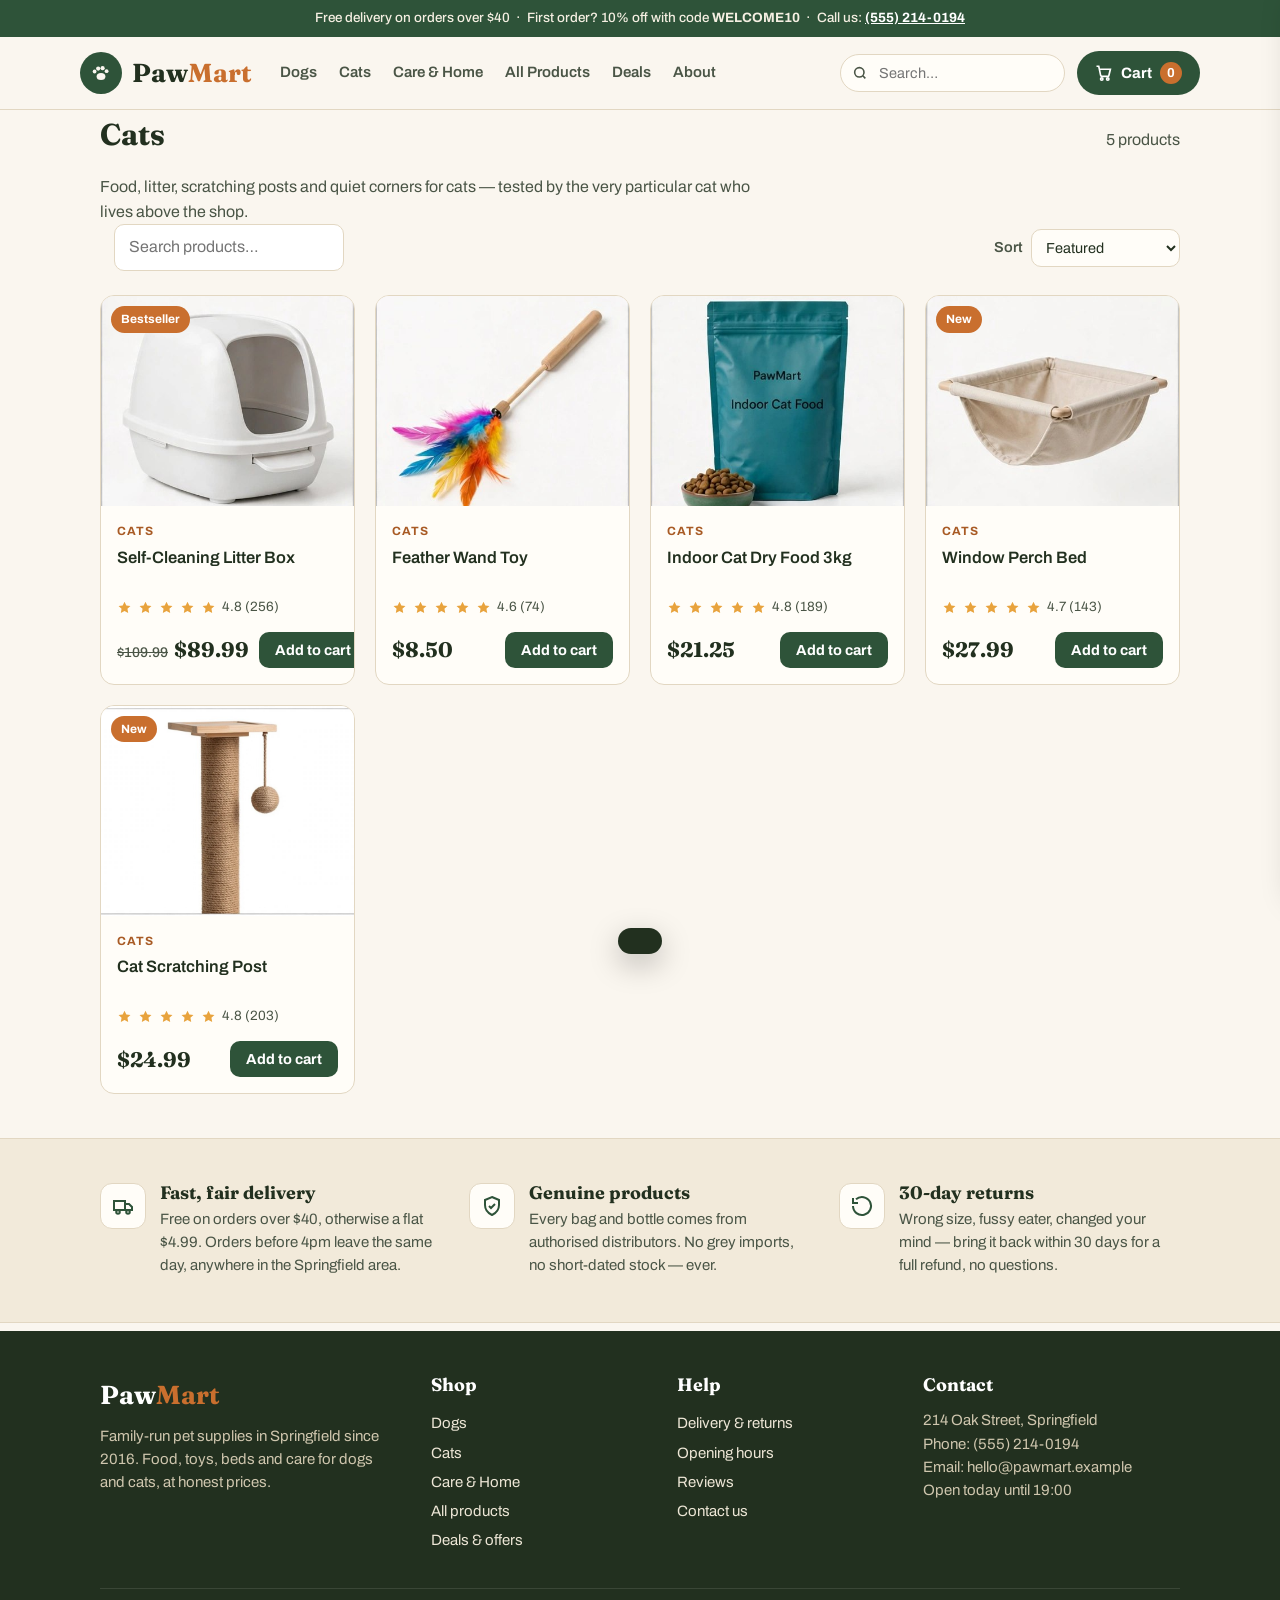
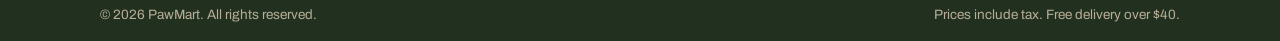
<file: cats.html>
<!DOCTYPE html>
<html lang="en">
<head>
<meta charset="UTF-8">
<meta name="viewport" content="width=device-width, initial-scale=1.0">

<meta name="description" content="PawMart is Springfield's family-run pet supplies shop. Dog and cat food, toys, beds and care — free delivery on orders over $40, same-day dispatch.">
<link rel="preconnect" href="https://fonts.googleapis.com">
<link rel="preconnect" href="https://fonts.gstatic.com" crossorigin>
<link href="https://fonts.googleapis.com/css2?family=Fraunces:wght@600;700&family=Archivo:wght@400;500;600;700&display=swap" rel="stylesheet">


<link rel="stylesheet" href="style.css">
<title>Cats — PawMart | Food, Litter, Toys &amp; Comfort</title>
</head>
<body data-shopcat="cats">
<div class="topbar">Free delivery on orders over $40 &nbsp;·&nbsp; First order? 10% off with code <b>WELCOME10</b> &nbsp;·&nbsp; Call us: <a href="tel:+15552140194" style="color:#fff;font-weight:700">(555) 214-0194</a></div>

<header>
  <div class="wrap head-in">
    <a class="logo" href="index.html" aria-label="PawMart home">
      <span class="logo-badge" aria-hidden="true"><svg width="24" height="24" viewBox="0 0 24 24" fill="#FAF6EF"><ellipse cx="12" cy="15.5" rx="4.4" ry="3.6"/><circle cx="5.6" cy="10.5" r="1.9"/><circle cx="9.2" cy="7.6" r="2.1"/><circle cx="13.6" cy="7.2" r="2.1"/><circle cx="17.6" cy="10.2" r="1.9"/></svg></span>
      <span class="logo-name">Paw<span>Mart</span></span>
    </a>
    <nav class="main" aria-label="Main">
      <a href="dogs.html">Dogs</a><a href="cats.html">Cats</a><a href="care.html">Care &amp; Home</a><a href="shop.html">All Products</a><a href="deals.html">Deals</a><a href="about.html">About</a>
    </nav>
    <div class="head-tools">
      <form class="searchbox" action="shop.html" method="get" role="search">
        <svg width="16" height="16" viewBox="0 0 24 24" fill="none" stroke="#4A5546" stroke-width="2.4"><circle cx="11" cy="11" r="7"/><path d="M20 20l-3.8-3.8"/></svg>
        <input name="q" type="search" placeholder="Search…" aria-label="Search products">
      </form>
      <button class="cartbtn" id="openCart" aria-label="Open cart">
        <svg width="18" height="18" viewBox="0 0 24 24" fill="none" stroke="#fff" stroke-width="2.2"><circle cx="9" cy="20" r="1.6"/><circle cx="17" cy="20" r="1.6"/><path d="M2 3h3l2.6 12.4a1.5 1.5 0 0 0 1.5 1.1h7.9a1.5 1.5 0 0 0 1.5-1.2L20.5 7H6"/></svg>
        Cart <span class="cartcount" id="cartCount">0</span>
      </button>
    </div>
  </div>
</header>
<main>
  <!-- SHOP -->
  <section id="shop" style="padding-top:8px">
    <div class="wrap">
      <div class="sec-head">
        <h2>Cats</h2>
        <p id="resultCount" aria-live="polite"></p>
      </div>
      <p class="catintro">Food, litter, scratching posts and quiet corners for cats — tested by the very particular cat who lives above the shop.</p>
      <div class="filters" role="group" aria-label="Filter by category">
        <button class="pill active" data-filter="all">All</button>
        <button class="pill" data-filter="dogs">Dogs</button>
        <button class="pill" data-filter="cats">Cats</button>
        <button class="pill" data-filter="care">Care &amp; Home</button>
        <input id="search" type="search" class="shopsearch" placeholder="Search products…" aria-label="Search products">
        <div class="sortbox">
          <label for="sort">Sort</label>
          <select id="sort">
            <option value="featured">Featured</option>
            <option value="low">Price: low to high</option>
            <option value="high">Price: high to low</option>
            <option value="rating">Top rated</option>
          </select>
        </div>
      </div>
      <div class="grid" id="grid"></div>
    </div>
  </section>

<!-- INFO -->
  <section class="info">
    <div class="wrap info-grid">
      <div class="info-item">
        <div class="ic"><svg width="24" height="24" viewBox="0 0 24 24" fill="none" stroke="#2E5339" stroke-width="2"><path d="M3 7h11v9H3zM14 10h4l3 3v3h-7z"/><circle cx="7" cy="18" r="1.8"/><circle cx="17" cy="18" r="1.8"/></svg></div>
        <div><h3>Fast, fair delivery</h3><p>Free on orders over $40, otherwise a flat $4.99. Orders before 4pm leave the same day, anywhere in the Springfield area.</p></div>
      </div>
      <div class="info-item">
        <div class="ic"><svg width="24" height="24" viewBox="0 0 24 24" fill="none" stroke="#2E5339" stroke-width="2"><path d="M12 3l7 3v5c0 5-3.2 8.2-7 10-3.8-1.8-7-5-7-10V6z"/><path d="M9 12l2 2 4-4"/></svg></div>
        <div><h3>Genuine products</h3><p>Every bag and bottle comes from authorised distributors. No grey imports, no short-dated stock — ever.</p></div>
      </div>
      <div class="info-item">
        <div class="ic"><svg width="24" height="24" viewBox="0 0 24 24" fill="none" stroke="#2E5339" stroke-width="2"><path d="M3 12a9 9 0 1 0 3-6.7M3 4v5h5"/></svg></div>
        <div><h3>30-day returns</h3><p>Wrong size, fussy eater, changed your mind — bring it back within 30 days for a full refund, no questions.</p></div>
      </div>
    </div>
  </section>

</main>
<footer id="contact">
  <div class="wrap">
    <div class="foot-grid">
      <div>
        <div class="foot-logo">Paw<span>Mart</span></div>
        <p>Family-run pet supplies in Springfield since 2016. Food, toys, beds and care for dogs and cats, at honest prices.</p>
      </div>
      <div>
        <h3>Shop</h3>
        <a href="dogs.html">Dogs</a><a href="cats.html">Cats</a><a href="care.html">Care &amp; Home</a><a href="shop.html">All products</a><a href="deals.html">Deals &amp; offers</a>
      </div>
      <div>
        <h3>Help</h3>
        <a href="about.html#faq">Delivery &amp; returns</a><a href="about.html#visit">Opening hours</a><a href="index.html#reviews">Reviews</a><a href="about.html#visit">Contact us</a>
      </div>
      <div>
        <h3>Contact</h3>
        <p>214 Oak Street, Springfield<br>Phone: (555) 214-0194<br>Email: hello@pawmart.example<br>Open today until 19:00</p>
      </div>
    </div>
    <div class="foot-bottom"><span>© 2026 PawMart. All rights reserved.</span><span>Prices include tax. Free delivery over $40.</span></div>
  </div>
</footer>
<!-- CART DRAWER -->
<div class="overlay" id="overlay"></div>
<aside class="drawer" id="drawer" aria-label="Shopping cart">
  <div class="drawer-head"><h3>Your cart</h3><button class="xbtn" id="closeCart" aria-label="Close cart">×</button></div>
  <div class="drawer-items" id="drawerItems"></div>
  <div class="drawer-foot" id="drawerFoot">
    <div class="freebar"><div id="freeFill" style="width:0%"></div></div>
    <div class="freenote" id="freeNote"></div>
    <div class="trow"><span>Subtotal</span><span id="subTotal">$0.00</span></div>
    <div class="trow"><span>Delivery</span><span id="delTotal">—</span></div>
    <div class="trow total"><span>Total</span><span id="grandTotal">$0.00</span></div>
    <button class="checkoutbtn" id="goCheckout" style="margin-top:12px">Checkout</button>
  </div>
</aside>

<!-- CHECKOUT MODAL -->
<div class="modal" id="modal" role="dialog" aria-modal="true" aria-labelledby="coTitle">
  <div class="modal-box">
    <button class="xbtn" id="closeModal" aria-label="Close checkout" style="position:absolute;top:14px;right:16px">×</button>
    <div id="checkoutFormWrap">
      <h3 id="coTitle">Checkout</h3>
      <p class="sub">Delivery to Springfield and nearby towns. Pay cash on delivery or by card.</p>
      <div class="sumbox" id="sumBox"></div>
      <div class="promorow"><input id="promoIn" type="text" placeholder="Promo code" aria-label="Promo code"><button type="button" id="promoBtn">Apply</button></div><p class="promomsg" id="promoMsg"></p>
      <form id="coForm" novalidate>
        <div class="f-field" id="f-name"><label for="inName">Full name</label><input id="inName" type="text" autocomplete="name" placeholder="e.g. Sara Ahmed"><div class="err">Please enter your name.</div></div>
        <div class="f-field" id="f-phone"><label for="inPhone">Phone number</label><input id="inPhone" type="tel" autocomplete="tel" placeholder="e.g. 555 010 2233"><div class="err">Please enter a valid phone number.</div></div>
        <div class="f-field" id="f-addr"><label for="inAddr">Delivery address</label><input id="inAddr" type="text" autocomplete="street-address" placeholder="House, street, town"><div class="err">Please enter your delivery address.</div></div>
        <div class="f-field"><label>Payment</label>
          <div class="payrow">
            <button type="button" class="payopt sel" data-pay="Cash on delivery">Cash on delivery</button>
            <button type="button" class="payopt" data-pay="Card">Card</button>
          </div>
        </div>
        <button class="checkoutbtn" type="submit">Place order</button>
      </form>
    </div>
    <div id="successWrap" class="success" style="display:none">
      <div class="tick"><svg width="34" height="34" viewBox="0 0 24 24" fill="none" stroke="#fff" stroke-width="3"><path d="M4 12.5l5 5L20 6.5"/></svg></div>
      <h3>Order placed — thank you!</h3>
      <p>Your order number is</p>
      <div class="ordno" id="ordNo"></div>
      <p id="successDetail"></p>
      <button class="btn btn-leaf" id="successClose" style="margin-top:18px">Continue shopping</button>
    </div>
  </div>
</div>

<div class="toast" id="toast" role="status"></div>
<script src="shop.js"></script>
</body>
</html>
</file>
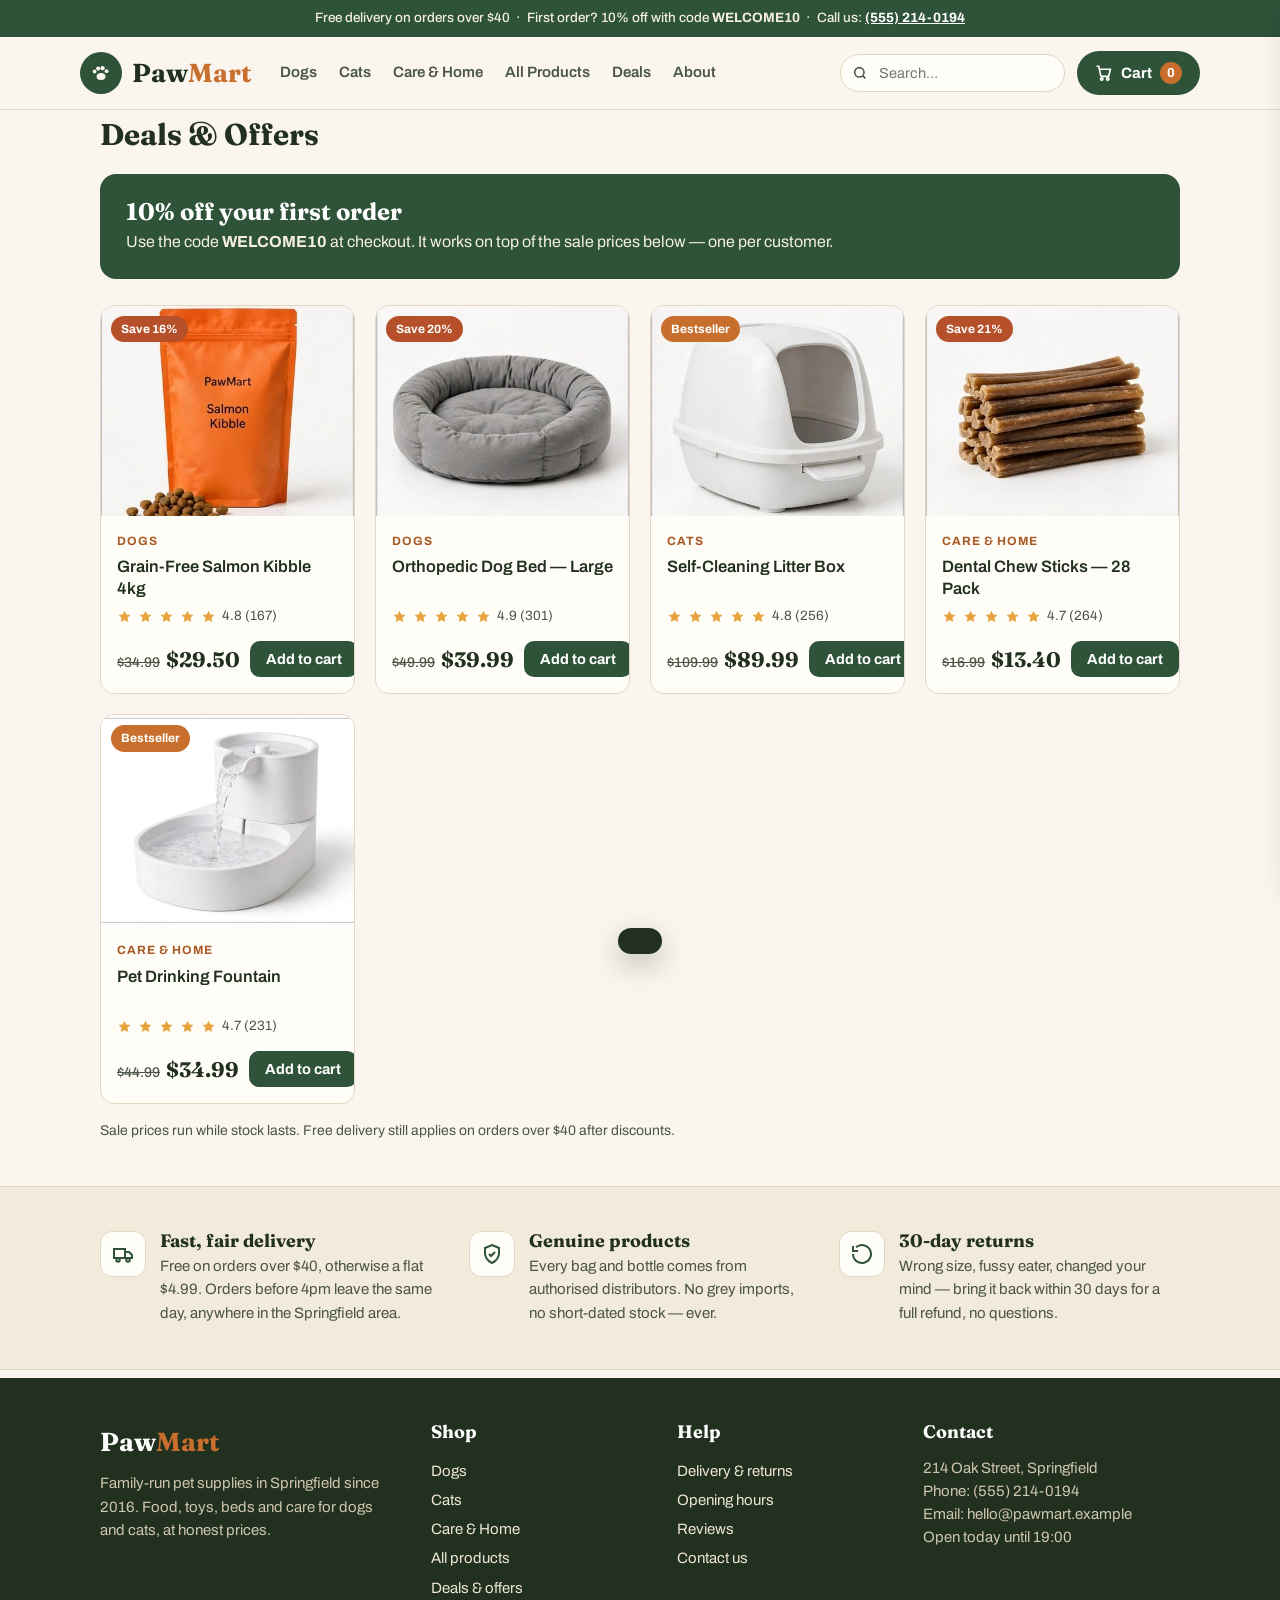
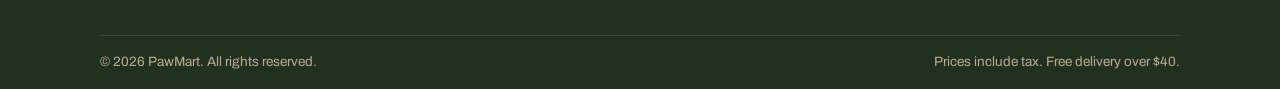
<file: deals.html>
<!DOCTYPE html>
<html lang="en">
<head>
<meta charset="UTF-8">
<meta name="viewport" content="width=device-width, initial-scale=1.0">

<meta name="description" content="PawMart is Springfield's family-run pet supplies shop. Dog and cat food, toys, beds and care — free delivery on orders over $40, same-day dispatch.">
<link rel="preconnect" href="https://fonts.googleapis.com">
<link rel="preconnect" href="https://fonts.gstatic.com" crossorigin>
<link href="https://fonts.googleapis.com/css2?family=Fraunces:wght@600;700&family=Archivo:wght@400;500;600;700&display=swap" rel="stylesheet">


<link rel="stylesheet" href="style.css">
<title>Deals &amp; Offers — PawMart</title>
</head>
<body>
<div class="topbar">Free delivery on orders over $40 &nbsp;·&nbsp; First order? 10% off with code <b>WELCOME10</b> &nbsp;·&nbsp; Call us: <a href="tel:+15552140194" style="color:#fff;font-weight:700">(555) 214-0194</a></div>

<header>
  <div class="wrap head-in">
    <a class="logo" href="index.html" aria-label="PawMart home">
      <span class="logo-badge" aria-hidden="true"><svg width="24" height="24" viewBox="0 0 24 24" fill="#FAF6EF"><ellipse cx="12" cy="15.5" rx="4.4" ry="3.6"/><circle cx="5.6" cy="10.5" r="1.9"/><circle cx="9.2" cy="7.6" r="2.1"/><circle cx="13.6" cy="7.2" r="2.1"/><circle cx="17.6" cy="10.2" r="1.9"/></svg></span>
      <span class="logo-name">Paw<span>Mart</span></span>
    </a>
    <nav class="main" aria-label="Main">
      <a href="dogs.html">Dogs</a><a href="cats.html">Cats</a><a href="care.html">Care &amp; Home</a><a href="shop.html">All Products</a><a href="deals.html">Deals</a><a href="about.html">About</a>
    </nav>
    <div class="head-tools">
      <form class="searchbox" action="shop.html" method="get" role="search">
        <svg width="16" height="16" viewBox="0 0 24 24" fill="none" stroke="#4A5546" stroke-width="2.4"><circle cx="11" cy="11" r="7"/><path d="M20 20l-3.8-3.8"/></svg>
        <input name="q" type="search" placeholder="Search…" aria-label="Search products">
      </form>
      <button class="cartbtn" id="openCart" aria-label="Open cart">
        <svg width="18" height="18" viewBox="0 0 24 24" fill="none" stroke="#fff" stroke-width="2.2"><circle cx="9" cy="20" r="1.6"/><circle cx="17" cy="20" r="1.6"/><path d="M2 3h3l2.6 12.4a1.5 1.5 0 0 0 1.5 1.1h7.9a1.5 1.5 0 0 0 1.5-1.2L20.5 7H6"/></svg>
        Cart <span class="cartcount" id="cartCount">0</span>
      </button>
    </div>
  </div>
</header>
<main>
  <!-- DEALS -->
  <section style="padding-top:8px">
    <div class="wrap">
      <div class="sec-head"><h2 class="sec">Deals &amp; Offers</h2></div>
      <div class="dealbanner"><h3>10% off your first order</h3><p>Use the code <strong>WELCOME10</strong> at checkout. It works on top of the sale prices below — one per customer.</p></div>
      <div class="grid" id="dealsGrid"></div>
      <p class="dealnote">Sale prices run while stock lasts. Free delivery still applies on orders over $40 after discounts.</p>
    </div>
  </section>

<!-- INFO -->
  <section class="info">
    <div class="wrap info-grid">
      <div class="info-item">
        <div class="ic"><svg width="24" height="24" viewBox="0 0 24 24" fill="none" stroke="#2E5339" stroke-width="2"><path d="M3 7h11v9H3zM14 10h4l3 3v3h-7z"/><circle cx="7" cy="18" r="1.8"/><circle cx="17" cy="18" r="1.8"/></svg></div>
        <div><h3>Fast, fair delivery</h3><p>Free on orders over $40, otherwise a flat $4.99. Orders before 4pm leave the same day, anywhere in the Springfield area.</p></div>
      </div>
      <div class="info-item">
        <div class="ic"><svg width="24" height="24" viewBox="0 0 24 24" fill="none" stroke="#2E5339" stroke-width="2"><path d="M12 3l7 3v5c0 5-3.2 8.2-7 10-3.8-1.8-7-5-7-10V6z"/><path d="M9 12l2 2 4-4"/></svg></div>
        <div><h3>Genuine products</h3><p>Every bag and bottle comes from authorised distributors. No grey imports, no short-dated stock — ever.</p></div>
      </div>
      <div class="info-item">
        <div class="ic"><svg width="24" height="24" viewBox="0 0 24 24" fill="none" stroke="#2E5339" stroke-width="2"><path d="M3 12a9 9 0 1 0 3-6.7M3 4v5h5"/></svg></div>
        <div><h3>30-day returns</h3><p>Wrong size, fussy eater, changed your mind — bring it back within 30 days for a full refund, no questions.</p></div>
      </div>
    </div>
  </section>

</main>
<footer id="contact">
  <div class="wrap">
    <div class="foot-grid">
      <div>
        <div class="foot-logo">Paw<span>Mart</span></div>
        <p>Family-run pet supplies in Springfield since 2016. Food, toys, beds and care for dogs and cats, at honest prices.</p>
      </div>
      <div>
        <h3>Shop</h3>
        <a href="dogs.html">Dogs</a><a href="cats.html">Cats</a><a href="care.html">Care &amp; Home</a><a href="shop.html">All products</a><a href="deals.html">Deals &amp; offers</a>
      </div>
      <div>
        <h3>Help</h3>
        <a href="about.html#faq">Delivery &amp; returns</a><a href="about.html#visit">Opening hours</a><a href="index.html#reviews">Reviews</a><a href="about.html#visit">Contact us</a>
      </div>
      <div>
        <h3>Contact</h3>
        <p>214 Oak Street, Springfield<br>Phone: (555) 214-0194<br>Email: hello@pawmart.example<br>Open today until 19:00</p>
      </div>
    </div>
    <div class="foot-bottom"><span>© 2026 PawMart. All rights reserved.</span><span>Prices include tax. Free delivery over $40.</span></div>
  </div>
</footer>
<!-- CART DRAWER -->
<div class="overlay" id="overlay"></div>
<aside class="drawer" id="drawer" aria-label="Shopping cart">
  <div class="drawer-head"><h3>Your cart</h3><button class="xbtn" id="closeCart" aria-label="Close cart">×</button></div>
  <div class="drawer-items" id="drawerItems"></div>
  <div class="drawer-foot" id="drawerFoot">
    <div class="freebar"><div id="freeFill" style="width:0%"></div></div>
    <div class="freenote" id="freeNote"></div>
    <div class="trow"><span>Subtotal</span><span id="subTotal">$0.00</span></div>
    <div class="trow"><span>Delivery</span><span id="delTotal">—</span></div>
    <div class="trow total"><span>Total</span><span id="grandTotal">$0.00</span></div>
    <button class="checkoutbtn" id="goCheckout" style="margin-top:12px">Checkout</button>
  </div>
</aside>

<!-- CHECKOUT MODAL -->
<div class="modal" id="modal" role="dialog" aria-modal="true" aria-labelledby="coTitle">
  <div class="modal-box">
    <button class="xbtn" id="closeModal" aria-label="Close checkout" style="position:absolute;top:14px;right:16px">×</button>
    <div id="checkoutFormWrap">
      <h3 id="coTitle">Checkout</h3>
      <p class="sub">Delivery to Springfield and nearby towns. Pay cash on delivery or by card.</p>
      <div class="sumbox" id="sumBox"></div>
      <div class="promorow"><input id="promoIn" type="text" placeholder="Promo code" aria-label="Promo code"><button type="button" id="promoBtn">Apply</button></div><p class="promomsg" id="promoMsg"></p>
      <form id="coForm" novalidate>
        <div class="f-field" id="f-name"><label for="inName">Full name</label><input id="inName" type="text" autocomplete="name" placeholder="e.g. Sara Ahmed"><div class="err">Please enter your name.</div></div>
        <div class="f-field" id="f-phone"><label for="inPhone">Phone number</label><input id="inPhone" type="tel" autocomplete="tel" placeholder="e.g. 555 010 2233"><div class="err">Please enter a valid phone number.</div></div>
        <div class="f-field" id="f-addr"><label for="inAddr">Delivery address</label><input id="inAddr" type="text" autocomplete="street-address" placeholder="House, street, town"><div class="err">Please enter your delivery address.</div></div>
        <div class="f-field"><label>Payment</label>
          <div class="payrow">
            <button type="button" class="payopt sel" data-pay="Cash on delivery">Cash on delivery</button>
            <button type="button" class="payopt" data-pay="Card">Card</button>
          </div>
        </div>
        <button class="checkoutbtn" type="submit">Place order</button>
      </form>
    </div>
    <div id="successWrap" class="success" style="display:none">
      <div class="tick"><svg width="34" height="34" viewBox="0 0 24 24" fill="none" stroke="#fff" stroke-width="3"><path d="M4 12.5l5 5L20 6.5"/></svg></div>
      <h3>Order placed — thank you!</h3>
      <p>Your order number is</p>
      <div class="ordno" id="ordNo"></div>
      <p id="successDetail"></p>
      <button class="btn btn-leaf" id="successClose" style="margin-top:18px">Continue shopping</button>
    </div>
  </div>
</div>

<div class="toast" id="toast" role="status"></div>
<script src="shop.js"></script>
</body>
</html>
</file>
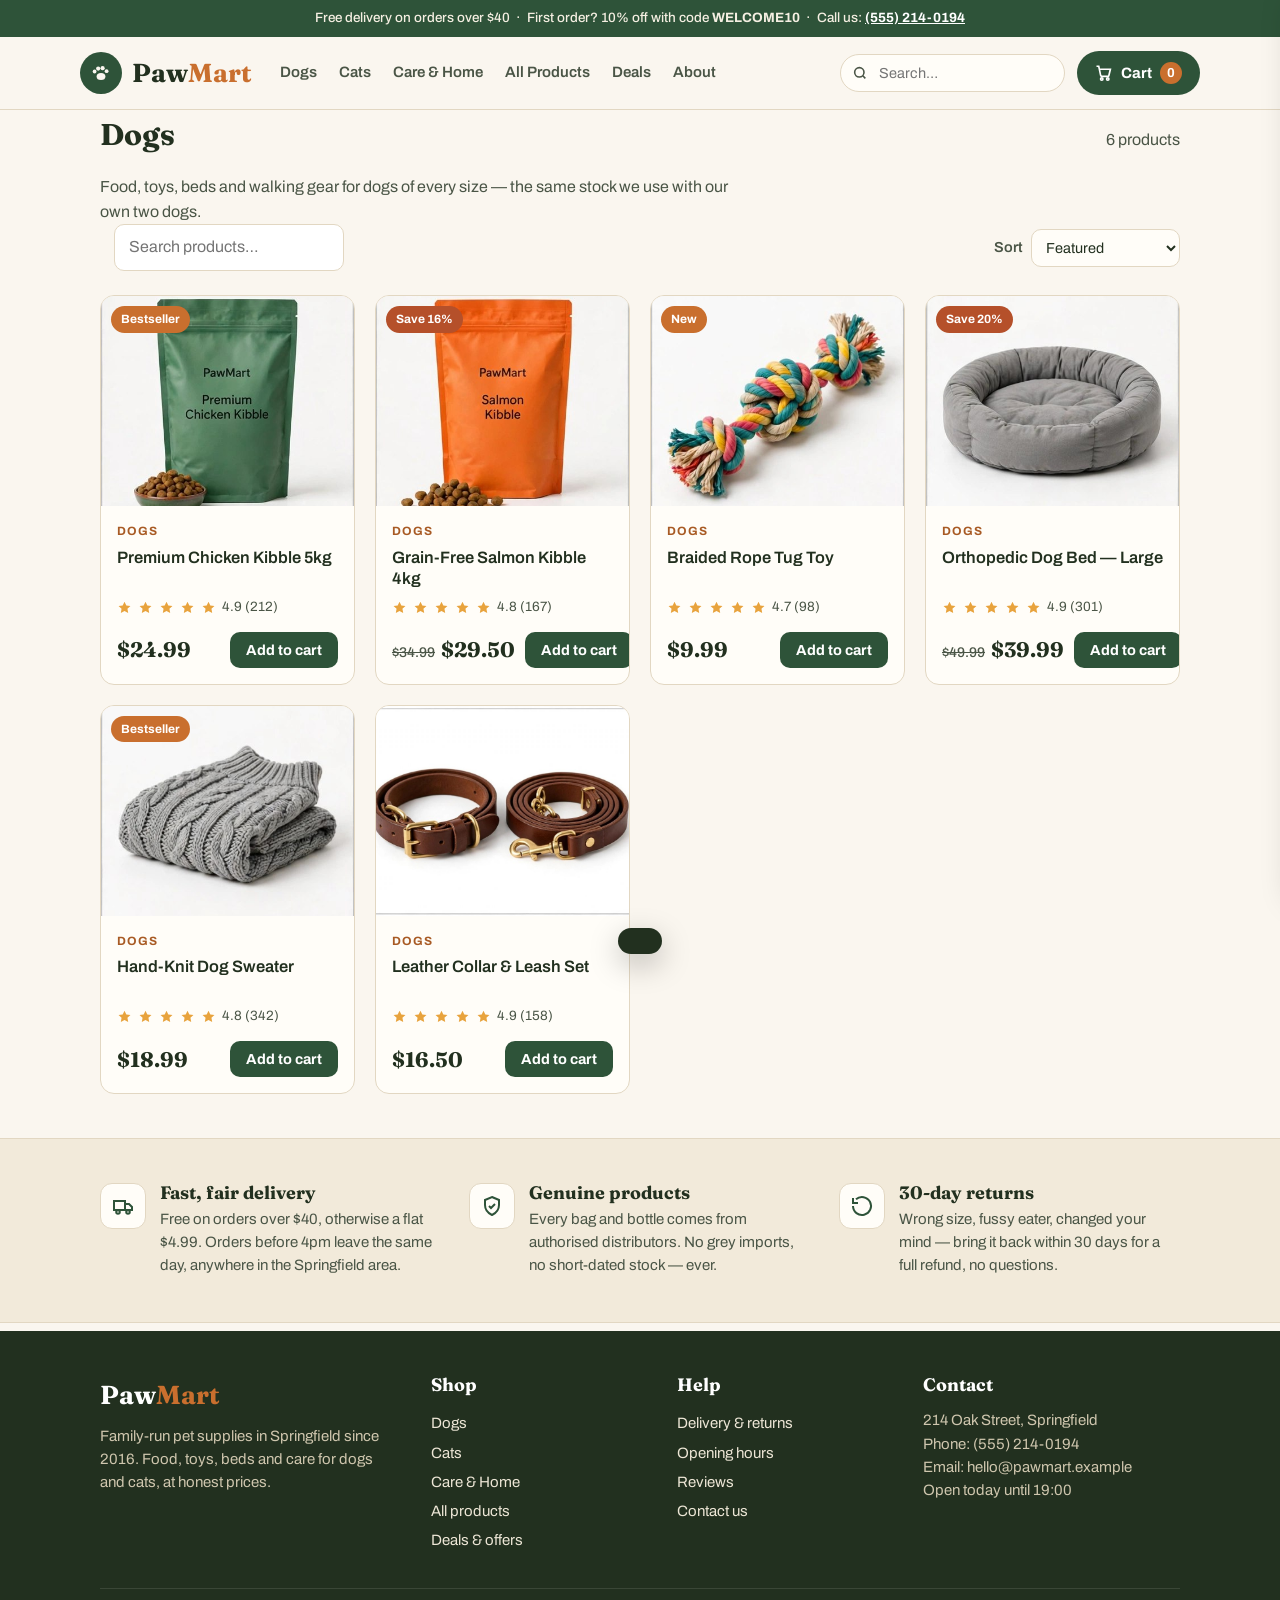
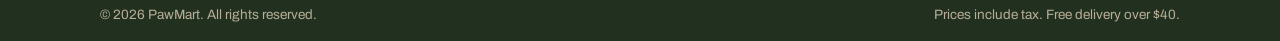
<file: dogs.html>
<!DOCTYPE html>
<html lang="en">
<head>
<meta charset="UTF-8">
<meta name="viewport" content="width=device-width, initial-scale=1.0">

<meta name="description" content="PawMart is Springfield's family-run pet supplies shop. Dog and cat food, toys, beds and care — free delivery on orders over $40, same-day dispatch.">
<link rel="preconnect" href="https://fonts.googleapis.com">
<link rel="preconnect" href="https://fonts.gstatic.com" crossorigin>
<link href="https://fonts.googleapis.com/css2?family=Fraunces:wght@600;700&family=Archivo:wght@400;500;600;700&display=swap" rel="stylesheet">


<link rel="stylesheet" href="style.css">
<title>Dogs — PawMart | Food, Toys, Beds &amp; Walking</title>
</head>
<body data-shopcat="dogs">
<div class="topbar">Free delivery on orders over $40 &nbsp;·&nbsp; First order? 10% off with code <b>WELCOME10</b> &nbsp;·&nbsp; Call us: <a href="tel:+15552140194" style="color:#fff;font-weight:700">(555) 214-0194</a></div>

<header>
  <div class="wrap head-in">
    <a class="logo" href="index.html" aria-label="PawMart home">
      <span class="logo-badge" aria-hidden="true"><svg width="24" height="24" viewBox="0 0 24 24" fill="#FAF6EF"><ellipse cx="12" cy="15.5" rx="4.4" ry="3.6"/><circle cx="5.6" cy="10.5" r="1.9"/><circle cx="9.2" cy="7.6" r="2.1"/><circle cx="13.6" cy="7.2" r="2.1"/><circle cx="17.6" cy="10.2" r="1.9"/></svg></span>
      <span class="logo-name">Paw<span>Mart</span></span>
    </a>
    <nav class="main" aria-label="Main">
      <a href="dogs.html">Dogs</a><a href="cats.html">Cats</a><a href="care.html">Care &amp; Home</a><a href="shop.html">All Products</a><a href="deals.html">Deals</a><a href="about.html">About</a>
    </nav>
    <div class="head-tools">
      <form class="searchbox" action="shop.html" method="get" role="search">
        <svg width="16" height="16" viewBox="0 0 24 24" fill="none" stroke="#4A5546" stroke-width="2.4"><circle cx="11" cy="11" r="7"/><path d="M20 20l-3.8-3.8"/></svg>
        <input name="q" type="search" placeholder="Search…" aria-label="Search products">
      </form>
      <button class="cartbtn" id="openCart" aria-label="Open cart">
        <svg width="18" height="18" viewBox="0 0 24 24" fill="none" stroke="#fff" stroke-width="2.2"><circle cx="9" cy="20" r="1.6"/><circle cx="17" cy="20" r="1.6"/><path d="M2 3h3l2.6 12.4a1.5 1.5 0 0 0 1.5 1.1h7.9a1.5 1.5 0 0 0 1.5-1.2L20.5 7H6"/></svg>
        Cart <span class="cartcount" id="cartCount">0</span>
      </button>
    </div>
  </div>
</header>
<main>
  <!-- SHOP -->
  <section id="shop" style="padding-top:8px">
    <div class="wrap">
      <div class="sec-head">
        <h2>Dogs</h2>
        <p id="resultCount" aria-live="polite"></p>
      </div>
      <p class="catintro">Food, toys, beds and walking gear for dogs of every size — the same stock we use with our own two dogs.</p>
      <div class="filters" role="group" aria-label="Filter by category">
        <button class="pill active" data-filter="all">All</button>
        <button class="pill" data-filter="dogs">Dogs</button>
        <button class="pill" data-filter="cats">Cats</button>
        <button class="pill" data-filter="care">Care &amp; Home</button>
        <input id="search" type="search" class="shopsearch" placeholder="Search products…" aria-label="Search products">
        <div class="sortbox">
          <label for="sort">Sort</label>
          <select id="sort">
            <option value="featured">Featured</option>
            <option value="low">Price: low to high</option>
            <option value="high">Price: high to low</option>
            <option value="rating">Top rated</option>
          </select>
        </div>
      </div>
      <div class="grid" id="grid"></div>
    </div>
  </section>

<!-- INFO -->
  <section class="info">
    <div class="wrap info-grid">
      <div class="info-item">
        <div class="ic"><svg width="24" height="24" viewBox="0 0 24 24" fill="none" stroke="#2E5339" stroke-width="2"><path d="M3 7h11v9H3zM14 10h4l3 3v3h-7z"/><circle cx="7" cy="18" r="1.8"/><circle cx="17" cy="18" r="1.8"/></svg></div>
        <div><h3>Fast, fair delivery</h3><p>Free on orders over $40, otherwise a flat $4.99. Orders before 4pm leave the same day, anywhere in the Springfield area.</p></div>
      </div>
      <div class="info-item">
        <div class="ic"><svg width="24" height="24" viewBox="0 0 24 24" fill="none" stroke="#2E5339" stroke-width="2"><path d="M12 3l7 3v5c0 5-3.2 8.2-7 10-3.8-1.8-7-5-7-10V6z"/><path d="M9 12l2 2 4-4"/></svg></div>
        <div><h3>Genuine products</h3><p>Every bag and bottle comes from authorised distributors. No grey imports, no short-dated stock — ever.</p></div>
      </div>
      <div class="info-item">
        <div class="ic"><svg width="24" height="24" viewBox="0 0 24 24" fill="none" stroke="#2E5339" stroke-width="2"><path d="M3 12a9 9 0 1 0 3-6.7M3 4v5h5"/></svg></div>
        <div><h3>30-day returns</h3><p>Wrong size, fussy eater, changed your mind — bring it back within 30 days for a full refund, no questions.</p></div>
      </div>
    </div>
  </section>

</main>
<footer id="contact">
  <div class="wrap">
    <div class="foot-grid">
      <div>
        <div class="foot-logo">Paw<span>Mart</span></div>
        <p>Family-run pet supplies in Springfield since 2016. Food, toys, beds and care for dogs and cats, at honest prices.</p>
      </div>
      <div>
        <h3>Shop</h3>
        <a href="dogs.html">Dogs</a><a href="cats.html">Cats</a><a href="care.html">Care &amp; Home</a><a href="shop.html">All products</a><a href="deals.html">Deals &amp; offers</a>
      </div>
      <div>
        <h3>Help</h3>
        <a href="about.html#faq">Delivery &amp; returns</a><a href="about.html#visit">Opening hours</a><a href="index.html#reviews">Reviews</a><a href="about.html#visit">Contact us</a>
      </div>
      <div>
        <h3>Contact</h3>
        <p>214 Oak Street, Springfield<br>Phone: (555) 214-0194<br>Email: hello@pawmart.example<br>Open today until 19:00</p>
      </div>
    </div>
    <div class="foot-bottom"><span>© 2026 PawMart. All rights reserved.</span><span>Prices include tax. Free delivery over $40.</span></div>
  </div>
</footer>
<!-- CART DRAWER -->
<div class="overlay" id="overlay"></div>
<aside class="drawer" id="drawer" aria-label="Shopping cart">
  <div class="drawer-head"><h3>Your cart</h3><button class="xbtn" id="closeCart" aria-label="Close cart">×</button></div>
  <div class="drawer-items" id="drawerItems"></div>
  <div class="drawer-foot" id="drawerFoot">
    <div class="freebar"><div id="freeFill" style="width:0%"></div></div>
    <div class="freenote" id="freeNote"></div>
    <div class="trow"><span>Subtotal</span><span id="subTotal">$0.00</span></div>
    <div class="trow"><span>Delivery</span><span id="delTotal">—</span></div>
    <div class="trow total"><span>Total</span><span id="grandTotal">$0.00</span></div>
    <button class="checkoutbtn" id="goCheckout" style="margin-top:12px">Checkout</button>
  </div>
</aside>

<!-- CHECKOUT MODAL -->
<div class="modal" id="modal" role="dialog" aria-modal="true" aria-labelledby="coTitle">
  <div class="modal-box">
    <button class="xbtn" id="closeModal" aria-label="Close checkout" style="position:absolute;top:14px;right:16px">×</button>
    <div id="checkoutFormWrap">
      <h3 id="coTitle">Checkout</h3>
      <p class="sub">Delivery to Springfield and nearby towns. Pay cash on delivery or by card.</p>
      <div class="sumbox" id="sumBox"></div>
      <div class="promorow"><input id="promoIn" type="text" placeholder="Promo code" aria-label="Promo code"><button type="button" id="promoBtn">Apply</button></div><p class="promomsg" id="promoMsg"></p>
      <form id="coForm" novalidate>
        <div class="f-field" id="f-name"><label for="inName">Full name</label><input id="inName" type="text" autocomplete="name" placeholder="e.g. Sara Ahmed"><div class="err">Please enter your name.</div></div>
        <div class="f-field" id="f-phone"><label for="inPhone">Phone number</label><input id="inPhone" type="tel" autocomplete="tel" placeholder="e.g. 555 010 2233"><div class="err">Please enter a valid phone number.</div></div>
        <div class="f-field" id="f-addr"><label for="inAddr">Delivery address</label><input id="inAddr" type="text" autocomplete="street-address" placeholder="House, street, town"><div class="err">Please enter your delivery address.</div></div>
        <div class="f-field"><label>Payment</label>
          <div class="payrow">
            <button type="button" class="payopt sel" data-pay="Cash on delivery">Cash on delivery</button>
            <button type="button" class="payopt" data-pay="Card">Card</button>
          </div>
        </div>
        <button class="checkoutbtn" type="submit">Place order</button>
      </form>
    </div>
    <div id="successWrap" class="success" style="display:none">
      <div class="tick"><svg width="34" height="34" viewBox="0 0 24 24" fill="none" stroke="#fff" stroke-width="3"><path d="M4 12.5l5 5L20 6.5"/></svg></div>
      <h3>Order placed — thank you!</h3>
      <p>Your order number is</p>
      <div class="ordno" id="ordNo"></div>
      <p id="successDetail"></p>
      <button class="btn btn-leaf" id="successClose" style="margin-top:18px">Continue shopping</button>
    </div>
  </div>
</div>

<div class="toast" id="toast" role="status"></div>
<script src="shop.js"></script>
</body>
</html>
</file>
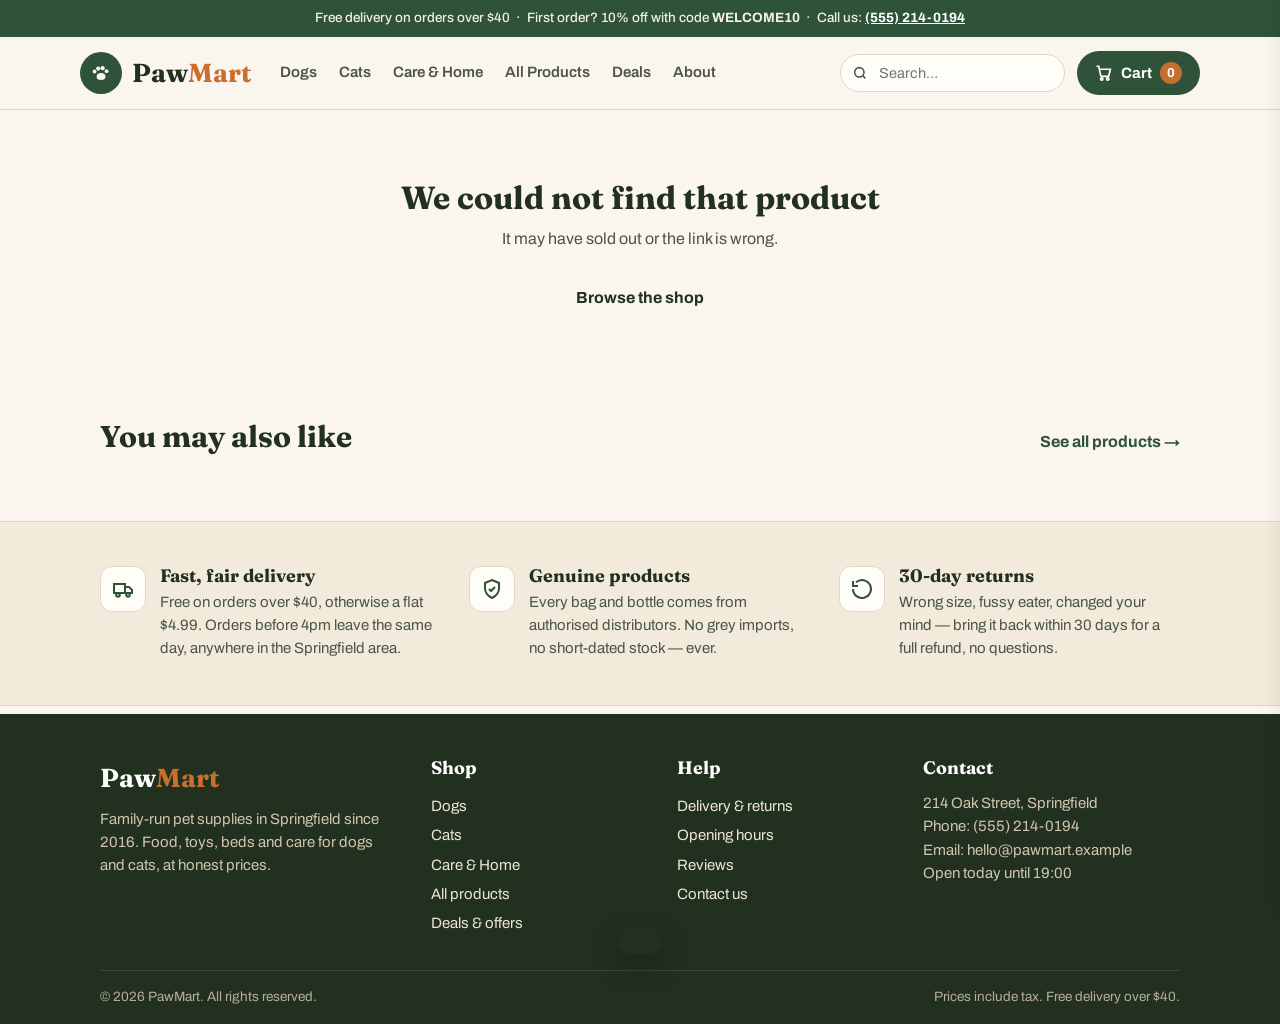
<file: product.html>
<!DOCTYPE html>
<html lang="en">
<head>
<meta charset="UTF-8">
<meta name="viewport" content="width=device-width, initial-scale=1.0">

<meta name="description" content="PawMart is Springfield's family-run pet supplies shop. Dog and cat food, toys, beds and care — free delivery on orders over $40, same-day dispatch.">
<link rel="preconnect" href="https://fonts.googleapis.com">
<link rel="preconnect" href="https://fonts.gstatic.com" crossorigin>
<link href="https://fonts.googleapis.com/css2?family=Fraunces:wght@600;700&family=Archivo:wght@400;500;600;700&display=swap" rel="stylesheet">


<link rel="stylesheet" href="style.css">
<title>Product — PawMart</title>
</head>
<body>
<div class="topbar">Free delivery on orders over $40 &nbsp;·&nbsp; First order? 10% off with code <b>WELCOME10</b> &nbsp;·&nbsp; Call us: <a href="tel:+15552140194" style="color:#fff;font-weight:700">(555) 214-0194</a></div>

<header>
  <div class="wrap head-in">
    <a class="logo" href="index.html" aria-label="PawMart home">
      <span class="logo-badge" aria-hidden="true"><svg width="24" height="24" viewBox="0 0 24 24" fill="#FAF6EF"><ellipse cx="12" cy="15.5" rx="4.4" ry="3.6"/><circle cx="5.6" cy="10.5" r="1.9"/><circle cx="9.2" cy="7.6" r="2.1"/><circle cx="13.6" cy="7.2" r="2.1"/><circle cx="17.6" cy="10.2" r="1.9"/></svg></span>
      <span class="logo-name">Paw<span>Mart</span></span>
    </a>
    <nav class="main" aria-label="Main">
      <a href="dogs.html">Dogs</a><a href="cats.html">Cats</a><a href="care.html">Care &amp; Home</a><a href="shop.html">All Products</a><a href="deals.html">Deals</a><a href="about.html">About</a>
    </nav>
    <div class="head-tools">
      <form class="searchbox" action="shop.html" method="get" role="search">
        <svg width="16" height="16" viewBox="0 0 24 24" fill="none" stroke="#4A5546" stroke-width="2.4"><circle cx="11" cy="11" r="7"/><path d="M20 20l-3.8-3.8"/></svg>
        <input name="q" type="search" placeholder="Search…" aria-label="Search products">
      </form>
      <button class="cartbtn" id="openCart" aria-label="Open cart">
        <svg width="18" height="18" viewBox="0 0 24 24" fill="none" stroke="#fff" stroke-width="2.2"><circle cx="9" cy="20" r="1.6"/><circle cx="17" cy="20" r="1.6"/><path d="M2 3h3l2.6 12.4a1.5 1.5 0 0 0 1.5 1.1h7.9a1.5 1.5 0 0 0 1.5-1.2L20.5 7H6"/></svg>
        Cart <span class="cartcount" id="cartCount">0</span>
      </button>
    </div>
  </div>
</header>
<main>
  <div class="wrap" id="productMain"></div>
  <section style="padding-top:26px">
    <div class="wrap">
      <div class="sec-head"><h2 class="sec">You may also like</h2><a class="seclink" href="shop.html">See all products →</a></div>
      <div class="grid" id="relGrid"></div>
    </div>
  </section>
<!-- INFO -->
  <section class="info">
    <div class="wrap info-grid">
      <div class="info-item">
        <div class="ic"><svg width="24" height="24" viewBox="0 0 24 24" fill="none" stroke="#2E5339" stroke-width="2"><path d="M3 7h11v9H3zM14 10h4l3 3v3h-7z"/><circle cx="7" cy="18" r="1.8"/><circle cx="17" cy="18" r="1.8"/></svg></div>
        <div><h3>Fast, fair delivery</h3><p>Free on orders over $40, otherwise a flat $4.99. Orders before 4pm leave the same day, anywhere in the Springfield area.</p></div>
      </div>
      <div class="info-item">
        <div class="ic"><svg width="24" height="24" viewBox="0 0 24 24" fill="none" stroke="#2E5339" stroke-width="2"><path d="M12 3l7 3v5c0 5-3.2 8.2-7 10-3.8-1.8-7-5-7-10V6z"/><path d="M9 12l2 2 4-4"/></svg></div>
        <div><h3>Genuine products</h3><p>Every bag and bottle comes from authorised distributors. No grey imports, no short-dated stock — ever.</p></div>
      </div>
      <div class="info-item">
        <div class="ic"><svg width="24" height="24" viewBox="0 0 24 24" fill="none" stroke="#2E5339" stroke-width="2"><path d="M3 12a9 9 0 1 0 3-6.7M3 4v5h5"/></svg></div>
        <div><h3>30-day returns</h3><p>Wrong size, fussy eater, changed your mind — bring it back within 30 days for a full refund, no questions.</p></div>
      </div>
    </div>
  </section>

</main>
<footer id="contact">
  <div class="wrap">
    <div class="foot-grid">
      <div>
        <div class="foot-logo">Paw<span>Mart</span></div>
        <p>Family-run pet supplies in Springfield since 2016. Food, toys, beds and care for dogs and cats, at honest prices.</p>
      </div>
      <div>
        <h3>Shop</h3>
        <a href="dogs.html">Dogs</a><a href="cats.html">Cats</a><a href="care.html">Care &amp; Home</a><a href="shop.html">All products</a><a href="deals.html">Deals &amp; offers</a>
      </div>
      <div>
        <h3>Help</h3>
        <a href="about.html#faq">Delivery &amp; returns</a><a href="about.html#visit">Opening hours</a><a href="index.html#reviews">Reviews</a><a href="about.html#visit">Contact us</a>
      </div>
      <div>
        <h3>Contact</h3>
        <p>214 Oak Street, Springfield<br>Phone: (555) 214-0194<br>Email: hello@pawmart.example<br>Open today until 19:00</p>
      </div>
    </div>
    <div class="foot-bottom"><span>© 2026 PawMart. All rights reserved.</span><span>Prices include tax. Free delivery over $40.</span></div>
  </div>
</footer>
<!-- CART DRAWER -->
<div class="overlay" id="overlay"></div>
<aside class="drawer" id="drawer" aria-label="Shopping cart">
  <div class="drawer-head"><h3>Your cart</h3><button class="xbtn" id="closeCart" aria-label="Close cart">×</button></div>
  <div class="drawer-items" id="drawerItems"></div>
  <div class="drawer-foot" id="drawerFoot">
    <div class="freebar"><div id="freeFill" style="width:0%"></div></div>
    <div class="freenote" id="freeNote"></div>
    <div class="trow"><span>Subtotal</span><span id="subTotal">$0.00</span></div>
    <div class="trow"><span>Delivery</span><span id="delTotal">—</span></div>
    <div class="trow total"><span>Total</span><span id="grandTotal">$0.00</span></div>
    <button class="checkoutbtn" id="goCheckout" style="margin-top:12px">Checkout</button>
  </div>
</aside>

<!-- CHECKOUT MODAL -->
<div class="modal" id="modal" role="dialog" aria-modal="true" aria-labelledby="coTitle">
  <div class="modal-box">
    <button class="xbtn" id="closeModal" aria-label="Close checkout" style="position:absolute;top:14px;right:16px">×</button>
    <div id="checkoutFormWrap">
      <h3 id="coTitle">Checkout</h3>
      <p class="sub">Delivery to Springfield and nearby towns. Pay cash on delivery or by card.</p>
      <div class="sumbox" id="sumBox"></div>
      <div class="promorow"><input id="promoIn" type="text" placeholder="Promo code" aria-label="Promo code"><button type="button" id="promoBtn">Apply</button></div><p class="promomsg" id="promoMsg"></p>
      <form id="coForm" novalidate>
        <div class="f-field" id="f-name"><label for="inName">Full name</label><input id="inName" type="text" autocomplete="name" placeholder="e.g. Sara Ahmed"><div class="err">Please enter your name.</div></div>
        <div class="f-field" id="f-phone"><label for="inPhone">Phone number</label><input id="inPhone" type="tel" autocomplete="tel" placeholder="e.g. 555 010 2233"><div class="err">Please enter a valid phone number.</div></div>
        <div class="f-field" id="f-addr"><label for="inAddr">Delivery address</label><input id="inAddr" type="text" autocomplete="street-address" placeholder="House, street, town"><div class="err">Please enter your delivery address.</div></div>
        <div class="f-field"><label>Payment</label>
          <div class="payrow">
            <button type="button" class="payopt sel" data-pay="Cash on delivery">Cash on delivery</button>
            <button type="button" class="payopt" data-pay="Card">Card</button>
          </div>
        </div>
        <button class="checkoutbtn" type="submit">Place order</button>
      </form>
    </div>
    <div id="successWrap" class="success" style="display:none">
      <div class="tick"><svg width="34" height="34" viewBox="0 0 24 24" fill="none" stroke="#fff" stroke-width="3"><path d="M4 12.5l5 5L20 6.5"/></svg></div>
      <h3>Order placed — thank you!</h3>
      <p>Your order number is</p>
      <div class="ordno" id="ordNo"></div>
      <p id="successDetail"></p>
      <button class="btn btn-leaf" id="successClose" style="margin-top:18px">Continue shopping</button>
    </div>
  </div>
</div>

<div class="toast" id="toast" role="status"></div>
<script src="shop.js"></script>
</body>
</html>
</file>
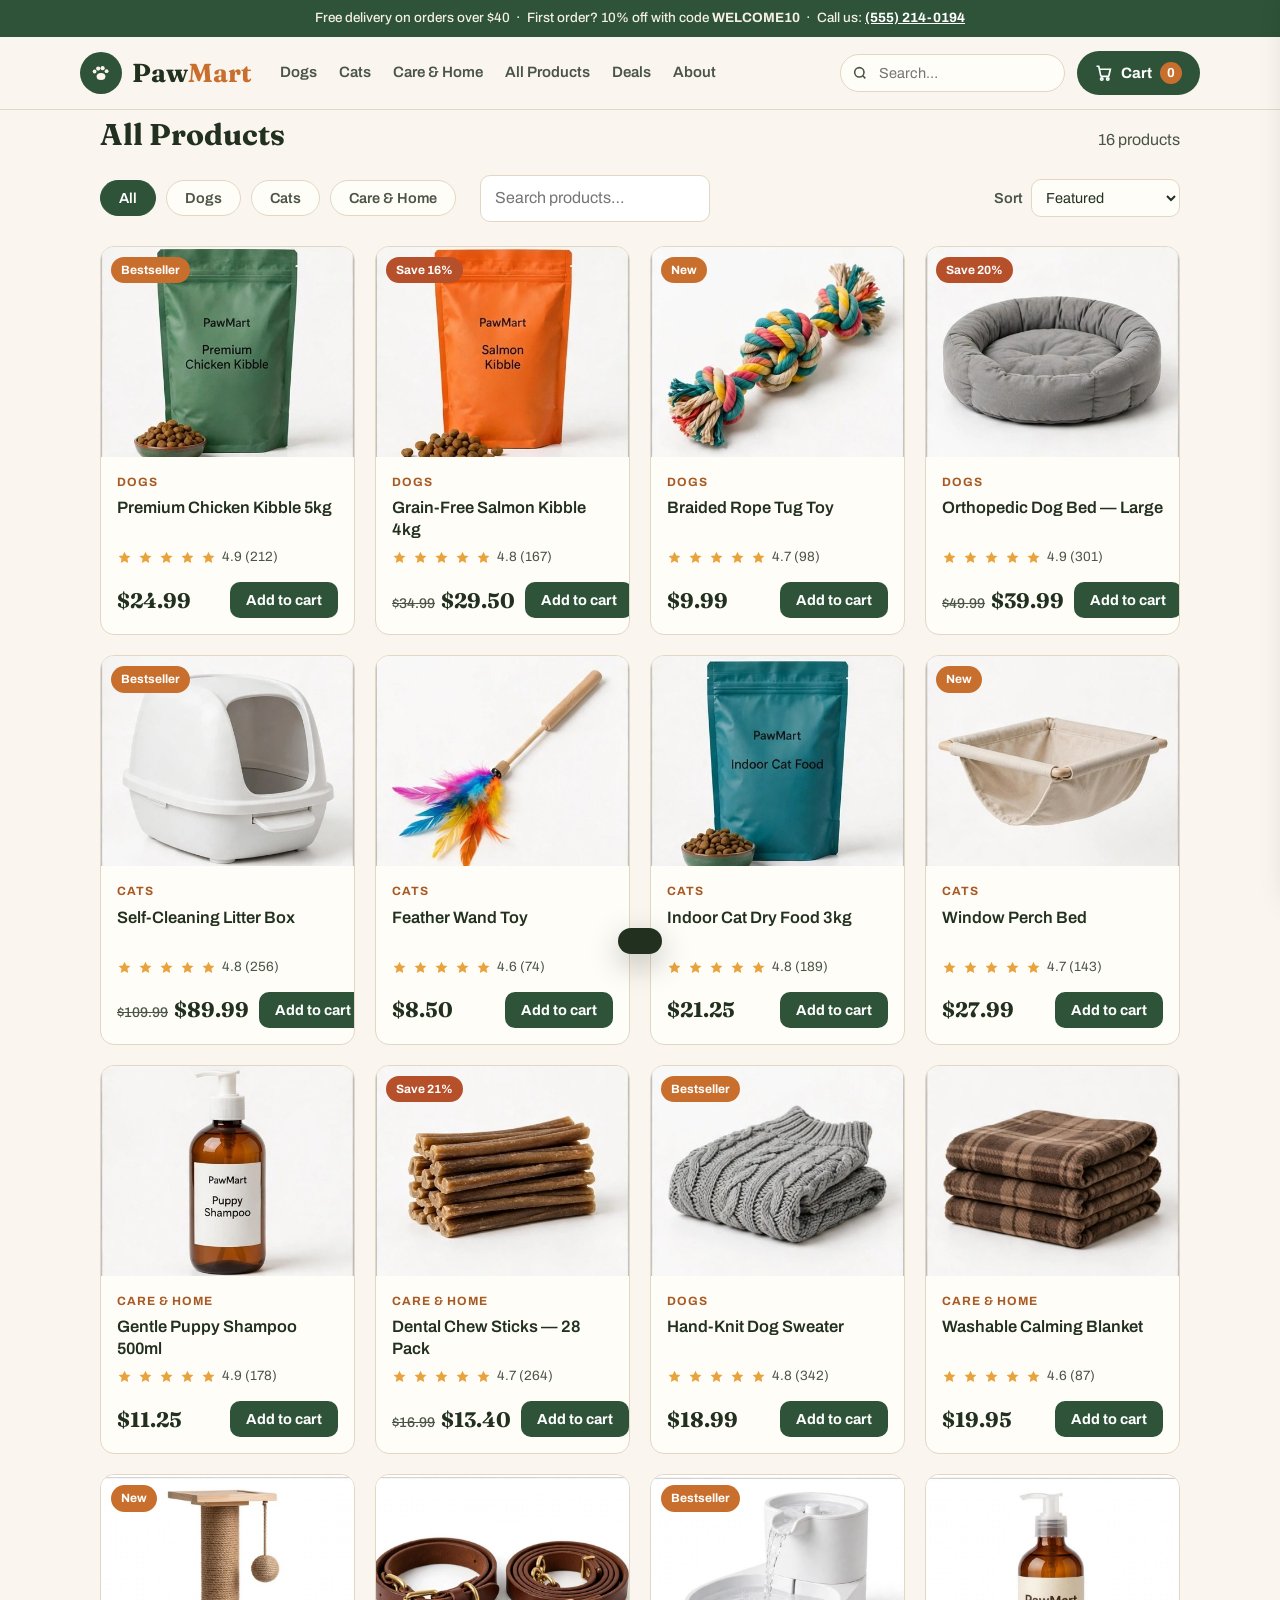
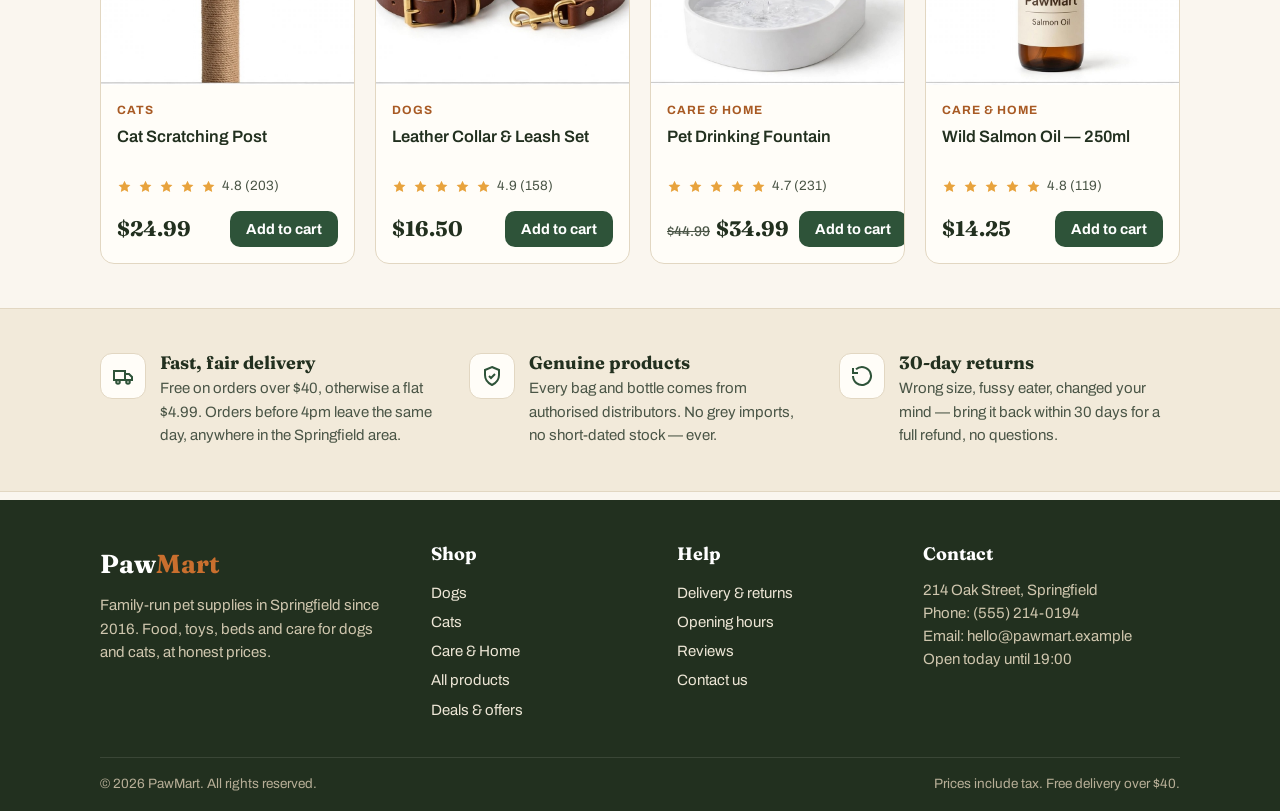
<file: shop.html>
<!DOCTYPE html>
<html lang="en">
<head>
<meta charset="UTF-8">
<meta name="viewport" content="width=device-width, initial-scale=1.0">

<meta name="description" content="PawMart is Springfield's family-run pet supplies shop. Dog and cat food, toys, beds and care — free delivery on orders over $40, same-day dispatch.">
<link rel="preconnect" href="https://fonts.googleapis.com">
<link rel="preconnect" href="https://fonts.gstatic.com" crossorigin>
<link href="https://fonts.googleapis.com/css2?family=Fraunces:wght@600;700&family=Archivo:wght@400;500;600;700&display=swap" rel="stylesheet">


<link rel="stylesheet" href="style.css">
<title>All Products — PawMart</title>
</head>
<body>
<div class="topbar">Free delivery on orders over $40 &nbsp;·&nbsp; First order? 10% off with code <b>WELCOME10</b> &nbsp;·&nbsp; Call us: <a href="tel:+15552140194" style="color:#fff;font-weight:700">(555) 214-0194</a></div>

<header>
  <div class="wrap head-in">
    <a class="logo" href="index.html" aria-label="PawMart home">
      <span class="logo-badge" aria-hidden="true"><svg width="24" height="24" viewBox="0 0 24 24" fill="#FAF6EF"><ellipse cx="12" cy="15.5" rx="4.4" ry="3.6"/><circle cx="5.6" cy="10.5" r="1.9"/><circle cx="9.2" cy="7.6" r="2.1"/><circle cx="13.6" cy="7.2" r="2.1"/><circle cx="17.6" cy="10.2" r="1.9"/></svg></span>
      <span class="logo-name">Paw<span>Mart</span></span>
    </a>
    <nav class="main" aria-label="Main">
      <a href="dogs.html">Dogs</a><a href="cats.html">Cats</a><a href="care.html">Care &amp; Home</a><a href="shop.html">All Products</a><a href="deals.html">Deals</a><a href="about.html">About</a>
    </nav>
    <div class="head-tools">
      <form class="searchbox" action="shop.html" method="get" role="search">
        <svg width="16" height="16" viewBox="0 0 24 24" fill="none" stroke="#4A5546" stroke-width="2.4"><circle cx="11" cy="11" r="7"/><path d="M20 20l-3.8-3.8"/></svg>
        <input name="q" type="search" placeholder="Search…" aria-label="Search products">
      </form>
      <button class="cartbtn" id="openCart" aria-label="Open cart">
        <svg width="18" height="18" viewBox="0 0 24 24" fill="none" stroke="#fff" stroke-width="2.2"><circle cx="9" cy="20" r="1.6"/><circle cx="17" cy="20" r="1.6"/><path d="M2 3h3l2.6 12.4a1.5 1.5 0 0 0 1.5 1.1h7.9a1.5 1.5 0 0 0 1.5-1.2L20.5 7H6"/></svg>
        Cart <span class="cartcount" id="cartCount">0</span>
      </button>
    </div>
  </div>
</header>
<main>
  <!-- SHOP -->
  <section id="shop" style="padding-top:8px">
    <div class="wrap">
      <div class="sec-head">
        <h2>All Products</h2>
        <p id="resultCount" aria-live="polite"></p>
      </div>
      <div class="filters" role="group" aria-label="Filter by category">
        <button class="pill active" data-filter="all">All</button>
        <button class="pill" data-filter="dogs">Dogs</button>
        <button class="pill" data-filter="cats">Cats</button>
        <button class="pill" data-filter="care">Care &amp; Home</button>
        <input id="search" type="search" class="shopsearch" placeholder="Search products…" aria-label="Search products">
        <div class="sortbox">
          <label for="sort">Sort</label>
          <select id="sort">
            <option value="featured">Featured</option>
            <option value="low">Price: low to high</option>
            <option value="high">Price: high to low</option>
            <option value="rating">Top rated</option>
          </select>
        </div>
      </div>
      <div class="grid" id="grid"></div>
    </div>
  </section>

<!-- INFO -->
  <section class="info">
    <div class="wrap info-grid">
      <div class="info-item">
        <div class="ic"><svg width="24" height="24" viewBox="0 0 24 24" fill="none" stroke="#2E5339" stroke-width="2"><path d="M3 7h11v9H3zM14 10h4l3 3v3h-7z"/><circle cx="7" cy="18" r="1.8"/><circle cx="17" cy="18" r="1.8"/></svg></div>
        <div><h3>Fast, fair delivery</h3><p>Free on orders over $40, otherwise a flat $4.99. Orders before 4pm leave the same day, anywhere in the Springfield area.</p></div>
      </div>
      <div class="info-item">
        <div class="ic"><svg width="24" height="24" viewBox="0 0 24 24" fill="none" stroke="#2E5339" stroke-width="2"><path d="M12 3l7 3v5c0 5-3.2 8.2-7 10-3.8-1.8-7-5-7-10V6z"/><path d="M9 12l2 2 4-4"/></svg></div>
        <div><h3>Genuine products</h3><p>Every bag and bottle comes from authorised distributors. No grey imports, no short-dated stock — ever.</p></div>
      </div>
      <div class="info-item">
        <div class="ic"><svg width="24" height="24" viewBox="0 0 24 24" fill="none" stroke="#2E5339" stroke-width="2"><path d="M3 12a9 9 0 1 0 3-6.7M3 4v5h5"/></svg></div>
        <div><h3>30-day returns</h3><p>Wrong size, fussy eater, changed your mind — bring it back within 30 days for a full refund, no questions.</p></div>
      </div>
    </div>
  </section>

</main>
<footer id="contact">
  <div class="wrap">
    <div class="foot-grid">
      <div>
        <div class="foot-logo">Paw<span>Mart</span></div>
        <p>Family-run pet supplies in Springfield since 2016. Food, toys, beds and care for dogs and cats, at honest prices.</p>
      </div>
      <div>
        <h3>Shop</h3>
        <a href="dogs.html">Dogs</a><a href="cats.html">Cats</a><a href="care.html">Care &amp; Home</a><a href="shop.html">All products</a><a href="deals.html">Deals &amp; offers</a>
      </div>
      <div>
        <h3>Help</h3>
        <a href="about.html#faq">Delivery &amp; returns</a><a href="about.html#visit">Opening hours</a><a href="index.html#reviews">Reviews</a><a href="about.html#visit">Contact us</a>
      </div>
      <div>
        <h3>Contact</h3>
        <p>214 Oak Street, Springfield<br>Phone: (555) 214-0194<br>Email: hello@pawmart.example<br>Open today until 19:00</p>
      </div>
    </div>
    <div class="foot-bottom"><span>© 2026 PawMart. All rights reserved.</span><span>Prices include tax. Free delivery over $40.</span></div>
  </div>
</footer>
<!-- CART DRAWER -->
<div class="overlay" id="overlay"></div>
<aside class="drawer" id="drawer" aria-label="Shopping cart">
  <div class="drawer-head"><h3>Your cart</h3><button class="xbtn" id="closeCart" aria-label="Close cart">×</button></div>
  <div class="drawer-items" id="drawerItems"></div>
  <div class="drawer-foot" id="drawerFoot">
    <div class="freebar"><div id="freeFill" style="width:0%"></div></div>
    <div class="freenote" id="freeNote"></div>
    <div class="trow"><span>Subtotal</span><span id="subTotal">$0.00</span></div>
    <div class="trow"><span>Delivery</span><span id="delTotal">—</span></div>
    <div class="trow total"><span>Total</span><span id="grandTotal">$0.00</span></div>
    <button class="checkoutbtn" id="goCheckout" style="margin-top:12px">Checkout</button>
  </div>
</aside>

<!-- CHECKOUT MODAL -->
<div class="modal" id="modal" role="dialog" aria-modal="true" aria-labelledby="coTitle">
  <div class="modal-box">
    <button class="xbtn" id="closeModal" aria-label="Close checkout" style="position:absolute;top:14px;right:16px">×</button>
    <div id="checkoutFormWrap">
      <h3 id="coTitle">Checkout</h3>
      <p class="sub">Delivery to Springfield and nearby towns. Pay cash on delivery or by card.</p>
      <div class="sumbox" id="sumBox"></div>
      <div class="promorow"><input id="promoIn" type="text" placeholder="Promo code" aria-label="Promo code"><button type="button" id="promoBtn">Apply</button></div><p class="promomsg" id="promoMsg"></p>
      <form id="coForm" novalidate>
        <div class="f-field" id="f-name"><label for="inName">Full name</label><input id="inName" type="text" autocomplete="name" placeholder="e.g. Sara Ahmed"><div class="err">Please enter your name.</div></div>
        <div class="f-field" id="f-phone"><label for="inPhone">Phone number</label><input id="inPhone" type="tel" autocomplete="tel" placeholder="e.g. 555 010 2233"><div class="err">Please enter a valid phone number.</div></div>
        <div class="f-field" id="f-addr"><label for="inAddr">Delivery address</label><input id="inAddr" type="text" autocomplete="street-address" placeholder="House, street, town"><div class="err">Please enter your delivery address.</div></div>
        <div class="f-field"><label>Payment</label>
          <div class="payrow">
            <button type="button" class="payopt sel" data-pay="Cash on delivery">Cash on delivery</button>
            <button type="button" class="payopt" data-pay="Card">Card</button>
          </div>
        </div>
        <button class="checkoutbtn" type="submit">Place order</button>
      </form>
    </div>
    <div id="successWrap" class="success" style="display:none">
      <div class="tick"><svg width="34" height="34" viewBox="0 0 24 24" fill="none" stroke="#fff" stroke-width="3"><path d="M4 12.5l5 5L20 6.5"/></svg></div>
      <h3>Order placed — thank you!</h3>
      <p>Your order number is</p>
      <div class="ordno" id="ordNo"></div>
      <p id="successDetail"></p>
      <button class="btn btn-leaf" id="successClose" style="margin-top:18px">Continue shopping</button>
    </div>
  </div>
</div>

<div class="toast" id="toast" role="status"></div>
<script src="shop.js"></script>
</body>
</html>
</file>
<file: style.css>
:root{
  --paper:#FAF6EF; --paper2:#F2EADA; --card:#FFFDF8;
  --ink:#22301F; --ink2:#4A5546;
  --leaf:#2E5339; --leaf-d:#23422C;
  --clay:#C96F2E; --clay-d:#A85A24;
  --line:#E2D7C2; --star:#E8A33D;
  --r:14px; --sp:24px;
}
*{margin:0;padding:0;box-sizing:border-box}
html{scroll-behavior:smooth}
body{font-family:'Archivo',sans-serif;background:var(--paper);color:var(--ink);font-size:16px;line-height:1.55}
img{display:block;max-width:100%}
a{color:inherit}
.wrap{max-width:1120px;margin:0 auto;padding:0 20px}
h1,h2,h3{font-family:'Fraunces',serif;font-weight:700;line-height:1.15;color:var(--ink)}
button{font-family:inherit;cursor:pointer}
:focus-visible{outline:3px solid var(--clay);outline-offset:2px}

/* top strip */
.topbar{background:var(--leaf);color:#F5EFE2;font-size:13.5px;text-align:center;padding:8px 16px;font-weight:500}

/* header */
header{position:sticky;top:0;background:var(--paper);border-bottom:1px solid var(--line);z-index:40}
.head-in{display:flex;align-items:center;gap:20px;padding:14px 0}
.logo{display:flex;align-items:center;gap:10px;text-decoration:none;flex-shrink:0}
.logo-badge{width:42px;height:42px;border-radius:50%;background:var(--leaf);display:flex;align-items:center;justify-content:center}
.logo-name{font-family:'Fraunces',serif;font-size:26px;font-weight:700}
.logo-name span{color:var(--clay)}
nav.main{display:flex;gap:22px;margin-left:8px}
nav.main a{text-decoration:none;font-weight:600;font-size:15px;color:var(--ink2)}
nav.main a:hover{color:var(--leaf)}
.head-tools{margin-left:auto;display:flex;align-items:center;gap:12px}
.searchbox{position:relative}
.searchbox input{width:225px;padding:10px 14px 10px 38px;border:1px solid var(--line);border-radius:999px;background:var(--card);font-family:inherit;font-size:14.5px;color:var(--ink)}
.searchbox svg{position:absolute;left:12px;top:50%;transform:translateY(-50%)}
.cartbtn{position:relative;background:var(--leaf);color:#fff;border:none;border-radius:999px;padding:11px 18px;font-weight:700;font-size:15px;display:flex;align-items:center;gap:8px}
.cartbtn:hover{background:var(--leaf-d)}
.cartcount{background:var(--clay);color:#fff;border-radius:999px;min-width:22px;height:22px;display:inline-flex;align-items:center;justify-content:center;font-size:13px;padding:0 6px}

/* hero */
.hero{padding:48px 0 40px}
.hero-in{display:grid;grid-template-columns:1.05fr 1fr;gap:40px;align-items:center}
.hero h1{font-size:44px;margin-bottom:16px}
.hero p.lead{font-size:18px;color:var(--ink2);max-width:46ch;margin-bottom:24px}
.btn{display:inline-flex;align-items:center;gap:8px;border:none;border-radius:999px;padding:14px 26px;font-weight:700;font-size:16px;text-decoration:none}
.btn-leaf{background:var(--leaf);color:#fff}.btn-leaf:hover{background:var(--leaf-d)}
.btn-ghost{background:transparent;color:var(--leaf);border:2px solid var(--leaf)}
.hero-cta{display:flex;gap:12px;flex-wrap:wrap;margin-bottom:26px}
.trustrow{display:flex;gap:20px;flex-wrap:wrap}
.trustrow div{display:flex;align-items:center;gap:8px;font-size:14.5px;font-weight:600;color:var(--ink2)}
.hero-photo{border-radius:20px;overflow:hidden;border:1px solid var(--line)}
.hero-photo img{width:100%;height:100%;object-fit:cover;aspect-ratio:4/3}

/* sections */
section{padding:44px 0;scroll-margin-top:96px}
#shop{scroll-margin-top:96px}
.sec-head{display:flex;align-items:baseline;justify-content:space-between;gap:16px;margin-bottom:22px;flex-wrap:wrap}
.sec-head h2{font-size:30px}
.sec-head p{color:var(--ink2)}

/* filters */
.filters{display:flex;gap:10px;flex-wrap:wrap;align-items:center;margin-bottom:24px}
.pill{border:1.5px solid var(--line);background:var(--card);border-radius:999px;padding:9px 18px;font-weight:600;font-size:14.5px;color:var(--ink2)}
.pill.active{background:var(--leaf);border-color:var(--leaf);color:#fff}
.sortbox{margin-left:auto;display:flex;align-items:center;gap:8px;font-size:14.5px;color:var(--ink2);font-weight:600}
.sortbox select{font-family:inherit;font-size:14.5px;padding:9px 10px;border:1px solid var(--line);border-radius:10px;background:var(--card);color:var(--ink)}

/* products */
.grid{display:grid;grid-template-columns:repeat(4,1fr);gap:20px}
.pcard{background:var(--card);border:1px solid var(--line);border-radius:var(--r);overflow:hidden;display:flex;flex-direction:column}
.pcard .ph{position:relative;height:210px;background:var(--paper2);overflow:hidden}
.pcard .ph img{position:absolute;inset:0;width:100%;height:100%;object-fit:cover}
.badge{position:absolute;top:10px;left:10px;background:var(--clay);color:#fff;font-size:12px;font-weight:700;padding:4px 10px;border-radius:999px}
.badge.sale{background:#B5502A}
.pbody{padding:16px;display:flex;flex-direction:column;gap:6px;flex:1}
.pcat{font-size:12px;font-weight:700;letter-spacing:.08em;text-transform:uppercase;color:var(--clay-d)}
.pname{font-weight:600;font-size:16.5px;line-height:1.3;min-height:44px}
.stars{display:flex;align-items:center;gap:6px;font-size:13.5px;color:var(--ink2)}
.prow{margin-top:auto;display:flex;align-items:center;justify-content:space-between;gap:10px;padding-top:8px}
.price{font-family:'Fraunces',serif;font-size:21px;font-weight:700}
.price s{font-family:'Archivo',sans-serif;font-size:14px;color:var(--ink2);font-weight:500;margin-right:6px}
.addbtn{background:var(--leaf);color:#fff;border:none;border-radius:10px;padding:10px 16px;font-weight:700;font-size:14.5px;white-space:nowrap}
.addbtn:hover{background:var(--leaf-d)}
.addbtn.added{background:var(--clay)}
.noresults{grid-column:1/-1;text-align:center;color:var(--ink2);padding:32px 0;font-size:17px}

/* info strip */
.info{background:var(--paper2);border-top:1px solid var(--line);border-bottom:1px solid var(--line)}
.info-grid{display:grid;grid-template-columns:repeat(3,1fr);gap:28px}
.info-item{display:flex;gap:14px}
.info-item .ic{flex-shrink:0;width:46px;height:46px;border-radius:12px;background:var(--card);border:1px solid var(--line);display:flex;align-items:center;justify-content:center}
.info-item h3{font-size:18px;margin-bottom:4px}
.info-item p{color:var(--ink2);font-size:15px}

/* reviews */
.rate-summary{display:flex;align-items:center;gap:18px;background:var(--card);border:1px solid var(--line);border-radius:var(--r);padding:20px 24px;margin-bottom:20px;flex-wrap:wrap}
.rate-num{font-family:'Fraunces',serif;font-size:44px;font-weight:700;line-height:1}
.gword{font-weight:700;font-size:17px}
.gword .g1{color:#4285F4}.gword .g2{color:#EA4335}.gword .g3{color:#FBBC05}.gword .g4{color:#4285F4}.gword .g5{color:#34A853}.gword .g6{color:#EA4335}
.rev-grid{display:grid;grid-template-columns:repeat(3,1fr);gap:20px}
.story-grid{display:grid;grid-template-columns:1fr 1fr;gap:36px;align-items:center}
.story-grid img{width:100%;height:340px;object-fit:cover;border-radius:18px}
.story-grid p{color:var(--muted);margin-bottom:12px}
.tips-grid{display:grid;grid-template-columns:repeat(3,1fr);gap:18px}
.tip{background:#fff;border:1px solid var(--line);border-radius:14px;overflow:hidden}
.tip img{width:100%;height:170px;object-fit:cover}
.tip .tb{padding:16px 18px 18px}
.tip h3{font-size:18px;margin-bottom:6px}
.tip p{color:var(--muted);font-size:14.5px}
.faq details{background:#fff;border:1px solid var(--line);border-radius:12px;padding:14px 18px;margin-bottom:10px}
.faq summary{font-weight:700;cursor:pointer;font-size:16px}
.faq details p{color:var(--muted);margin-top:8px;font-size:15px}
.news{background:var(--leaf);border-radius:18px;padding:34px 30px;display:flex;gap:26px;align-items:center;flex-wrap:wrap}
.news h2{color:#fff;font-size:26px}
.news p{color:#DCE8DC}
.news form{display:flex;gap:10px;flex:1;min-width:260px}
.news input{flex:1;padding:13px 15px;border-radius:10px;border:none;font:inherit;min-width:0}
.news button{background:var(--clay);color:#fff;border:none;padding:13px 22px;border-radius:10px;font-weight:700;font:inherit;cursor:pointer;white-space:nowrap}
.rev{background:var(--card);border:1px solid var(--line);border-radius:var(--r);padding:20px}
.rev-head{display:flex;align-items:center;gap:12px;margin-bottom:10px}
.avatar{width:42px;height:42px;border-radius:50%;background:var(--leaf);color:#fff;font-weight:700;display:flex;align-items:center;justify-content:center;font-size:16px}
.avatar.c2{background:var(--clay)}.avatar.c3{background:#7A5C2E}
.rev-name{font-weight:700;font-size:15.5px}
.rev-meta{font-size:13px;color:var(--ink2)}
.rev p{font-size:15px;color:var(--ink2)}
.via{margin-top:10px;font-size:12.5px;color:var(--ink2)}

/* visit */
.visit-in{display:grid;grid-template-columns:1.2fr 1fr;gap:40px;align-items:start}
.visit h2{font-size:30px;margin-bottom:12px}
.visit p{color:var(--ink2);max-width:52ch}
.hours{background:var(--card);border:1px solid var(--line);border-radius:var(--r);padding:22px}
.hours h3{font-size:19px;margin-bottom:12px}
.hours table{width:100%;border-collapse:collapse;font-size:15px}
.hours td{padding:6px 0;border-bottom:1px solid var(--line)}
.hours tr:last-child td{border-bottom:none}
.hours td:last-child{text-align:right;font-weight:600}

/* footer */
footer{background:var(--ink);color:#EDE6D6;margin-top:8px}
.foot-grid{display:grid;grid-template-columns:1.4fr 1fr 1fr 1.2fr;gap:32px;padding:44px 0 32px}
footer h3{color:#fff;font-size:18px;margin-bottom:14px}
footer a{color:#EDE6D6;text-decoration:none;display:block;padding:3px 0;font-size:15px}
footer a:hover{text-decoration:underline}
footer p{font-size:15px;color:#CFC6AE}
.foot-logo{font-family:'Fraunces',serif;font-size:26px;color:#fff;font-weight:700;margin-bottom:10px}
.foot-logo span{color:var(--clay)}
.foot-bottom{border-top:1px solid #3A4636;padding:16px 0;font-size:13.5px;color:#B7AE97;display:flex;justify-content:space-between;gap:12px;flex-wrap:wrap}

/* drawer + modal */
.overlay{position:fixed;inset:0;background:rgba(24,32,20,.5);opacity:0;pointer-events:none;transition:opacity .25s;z-index:60}
.overlay.open{opacity:1;pointer-events:auto}
.drawer{position:fixed;top:0;right:0;height:100%;width:400px;max-width:92vw;background:var(--paper);z-index:70;transform:translateX(105%);transition:transform .3s;display:flex;flex-direction:column;box-shadow:-8px 0 30px rgba(0,0,0,.18)}
.drawer.open{transform:none}
.drawer-head{display:flex;align-items:center;justify-content:space-between;padding:18px 20px;border-bottom:1px solid var(--line)}
.drawer-head h3{font-size:21px}
.xbtn{background:none;border:none;font-size:24px;line-height:1;color:var(--ink2);padding:4px 8px}
.drawer-items{flex:1;overflow-y:auto;padding:16px 20px;display:flex;flex-direction:column;gap:14px}
.citem{display:flex;gap:12px;background:var(--card);border:1px solid var(--line);border-radius:12px;padding:10px}
.citem img{width:64px;height:64px;border-radius:8px;object-fit:cover}
.citem .nm{font-weight:600;font-size:14.5px;line-height:1.3}
.citem .pr{font-weight:700;font-size:14.5px;color:var(--leaf)}
.qty{display:inline-flex;align-items:center;gap:2px;border:1px solid var(--line);border-radius:999px;margin-top:6px}
.qty button{width:26px;height:26px;border:none;background:none;font-size:16px;font-weight:700;color:var(--leaf)}
.qty span{min-width:22px;text-align:center;font-weight:700;font-size:14px}
.rm{margin-left:auto;background:none;border:none;color:#B5502A;font-size:13px;font-weight:600;align-self:flex-start}
.drawer-foot{border-top:1px solid var(--line);padding:18px 20px;background:var(--card)}
.trow{display:flex;justify-content:space-between;font-size:15px;padding:3px 0;color:var(--ink2)}
.trow.total{font-size:18px;font-weight:700;color:var(--ink);border-top:1px solid var(--line);margin-top:8px;padding-top:10px}
.freebar{height:8px;background:var(--paper2);border-radius:99px;overflow:hidden;margin:8px 0 4px}
.freebar div{height:100%;background:var(--leaf);border-radius:99px;transition:width .3s}
.freenote{font-size:13px;color:var(--ink2);margin-bottom:10px}
.checkoutbtn{width:100%;background:var(--clay);color:#fff;border:none;border-radius:12px;padding:15px;font-size:16.5px;font-weight:700}
.checkoutbtn:hover{background:var(--clay-d)}
.emptycart{text-align:center;color:var(--ink2);padding:36px 0}

.modal{position:fixed;inset:0;z-index:80;display:none;align-items:flex-start;justify-content:center;overflow-y:auto;padding:28px 16px}
.modal.open{display:flex}
.modal-box{background:var(--paper);border-radius:18px;max-width:560px;width:100%;padding:28px;position:relative;box-shadow:0 24px 60px rgba(0,0,0,.3)}
.modal-box h3{font-size:24px;margin-bottom:6px}
.modal-box .sub{color:var(--ink2);margin-bottom:18px;font-size:15px}
.f-field{margin-bottom:14px}
.f-field label{display:block;font-weight:600;font-size:14.5px;margin-bottom:6px}
.f-field input,.f-field select{width:100%;padding:12px 14px;border:1px solid var(--line);border-radius:10px;font-family:inherit;font-size:15.5px;background:var(--card);color:var(--ink)}
.f-field .err{display:none;color:#B3261E;font-size:13px;margin-top:4px;font-weight:600}
.f-field.invalid input{border-color:#B3261E}
.f-field.invalid .err{display:block}
.payrow{display:flex;gap:10px;margin:6px 0 16px}
.payopt{flex:1;border:1.5px solid var(--line);border-radius:12px;padding:12px;text-align:center;font-weight:600;background:var(--card);font-size:15px}
.payopt.sel{border-color:var(--leaf);background:#EFF3EA}
.sumbox{background:var(--card);border:1px solid var(--line);border-radius:12px;padding:14px 16px;margin-bottom:16px;font-size:14.5px}
.success{text-align:center;padding:12px 0}
.success .tick{width:70px;height:70px;border-radius:50%;background:var(--leaf);margin:0 auto 16px;display:flex;align-items:center;justify-content:center}
.success h3{margin-bottom:8px}
.success p{color:var(--ink2)}
.success .ordno{font-family:'Fraunces',serif;font-size:22px;font-weight:700;color:var(--ink);margin:10px 0}

.toast{position:fixed;left:50%;bottom:26px;transform:translate(-50%,80px);background:var(--ink);color:#fff;padding:13px 22px;border-radius:999px;font-weight:600;font-size:15px;z-index:90;transition:transform .3s;box-shadow:0 10px 30px rgba(0,0,0,.25)}
.toast.show{transform:translate(-50%,0)}

@media (max-width:900px){
  .grid{grid-template-columns:repeat(3,1fr)}
  nav.main{display:none}
  .hero-in{grid-template-columns:1fr}
  .hero{padding:32px 0}
  .hero h1{font-size:34px}
  .rev-grid,.info-grid{grid-template-columns:1fr}
  .story-grid{grid-template-columns:1fr}
  .tips-grid{grid-template-columns:1fr}
  .news form{flex:1 1 100%}
  .visit-in{grid-template-columns:1fr}
  .foot-grid{grid-template-columns:1fr 1fr}
}
@media (max-width:600px){
  .pcard .ph{height:150px}
  .searchbox{flex:1 1 auto}
  .searchbox input{width:100%}
  .prow{flex-direction:column;align-items:stretch;gap:8px}
  .prow .addbtn{text-align:center}
  .grid{grid-template-columns:repeat(2,1fr);gap:12px}
  .searchbox input{width:150px}
  .head-in{flex-wrap:wrap}
  .sortbox{margin-left:0}
  .price{font-size:18px}
  .addbtn{padding:9px 12px;font-size:13.5px}
}

/* --- multi-page additions --- */
form.searchbox{margin:0}
a.ph{display:block;text-decoration:none}
.pname a{text-decoration:none}
.pname a:hover{color:var(--clay-d);text-decoration:underline}
.crumbs{font-size:14px;color:var(--ink2);padding-top:26px}
.crumbs a{text-decoration:none;font-weight:600;color:var(--leaf)}
.pwrap{display:grid;grid-template-columns:1fr 1fr;gap:42px;align-items:start;padding:22px 0 6px}
.pwrap .pimg{width:100%;border-radius:18px;aspect-ratio:1/1;object-fit:cover;background:var(--paper2)}
.pinfo h1{font-size:34px;margin:6px 0 10px}
.pprice{font-size:30px;font-weight:800}
.pprice s{color:var(--ink2);font-size:20px;margin-right:10px;font-weight:600}
.pdesc{color:var(--ink2);margin:14px 0 4px}
.specs{margin:18px 0 4px;border-top:1px solid var(--line)}
.specs div{display:flex;justify-content:space-between;gap:20px;padding:9px 2px;border-bottom:1px solid var(--line);font-size:15px}
.specs div span:first-child{color:var(--ink2)}
.qtyrow{display:flex;gap:12px;align-items:stretch;margin:20px 0 14px}
.qty{display:inline-flex;align-items:center;border:1.5px solid var(--line);border-radius:10px;overflow:hidden;background:#fff}
.qty button{width:38px;border:none;background:#fff;font-size:19px;cursor:pointer}
.qty input{width:46px;border:none;text-align:center;font:inherit;font-weight:700}
.bigadd{flex:1;padding:14px 18px;font-size:16px;border-radius:10px}
.pnotes{display:flex;flex-direction:column;gap:6px;color:var(--ink2);font-size:14.5px}
.seclink{font-weight:700;color:var(--leaf);text-decoration:none;white-space:nowrap}
.seclink:hover{text-decoration:underline}
.notfound{padding:70px 0;text-align:center}
.notfound p{color:var(--ink2);margin:10px 0 20px}
@media (max-width:900px){ .pwrap{grid-template-columns:1fr} }

.shopsearch{padding:10px 14px;border:1.5px solid var(--line);border-radius:10px;font:inherit;background:#fff;min-width:200px;margin-left:14px}

/* --- real-shop structure additions --- */
.pettiles{display:grid;grid-template-columns:repeat(3,1fr);gap:20px}
.pet-tile{position:relative;border-radius:18px;overflow:hidden;display:block;text-decoration:none;background:var(--paper2)}
.pet-tile img{width:100%;height:240px;object-fit:cover}
.pt-label{position:absolute;left:14px;bottom:14px;background:rgba(24,36,22,.86);color:#fff;font-family:'Fraunces',serif;font-size:23px;font-weight:700;padding:10px 18px;border-radius:12px;line-height:1.25}
.pt-label em{display:block;font-family:'Archivo',sans-serif;font-size:13px;font-weight:500;font-style:normal;opacity:.85}
.ranges-row{display:grid;grid-template-columns:repeat(4,1fr);gap:20px}
.range{background:var(--card);border:1px solid var(--line);border-radius:14px;padding:20px}
.range h3{font-size:19px;margin-bottom:6px}
.range p{color:var(--ink2);font-size:14.5px}
.dealbanner{background:var(--leaf);color:#F5EFE2;border-radius:16px;padding:24px 26px;margin-bottom:26px}
.dealbanner h3{color:#fff;font-size:24px;margin-bottom:4px}
.dealnote{color:var(--ink2);font-size:14px;margin-top:16px}
.promorow{display:flex;gap:10px;margin:14px 0 2px}
.promorow input{flex:1;padding:11px 13px;border:1.5px solid var(--line);border-radius:10px;font:inherit;text-transform:uppercase;background:#fff}
.promorow button{padding:11px 18px;border:none;border-radius:10px;background:var(--leaf);color:#fff;font-weight:700;cursor:pointer}
.promomsg{font-size:14px;color:var(--leaf);min-height:18px;margin:2px 0 6px}
.catintro{color:var(--ink2);max-width:660px}
.herodeal{margin-top:16px;color:var(--ink2)}
.herodeal strong{color:var(--clay-d)}
@media (max-width:900px){ .pettiles{grid-template-columns:1fr} .pet-tile img{height:200px} .ranges-row{grid-template-columns:1fr 1fr} }
@media (max-width:560px){ .ranges-row{grid-template-columns:1fr} }
</file>
